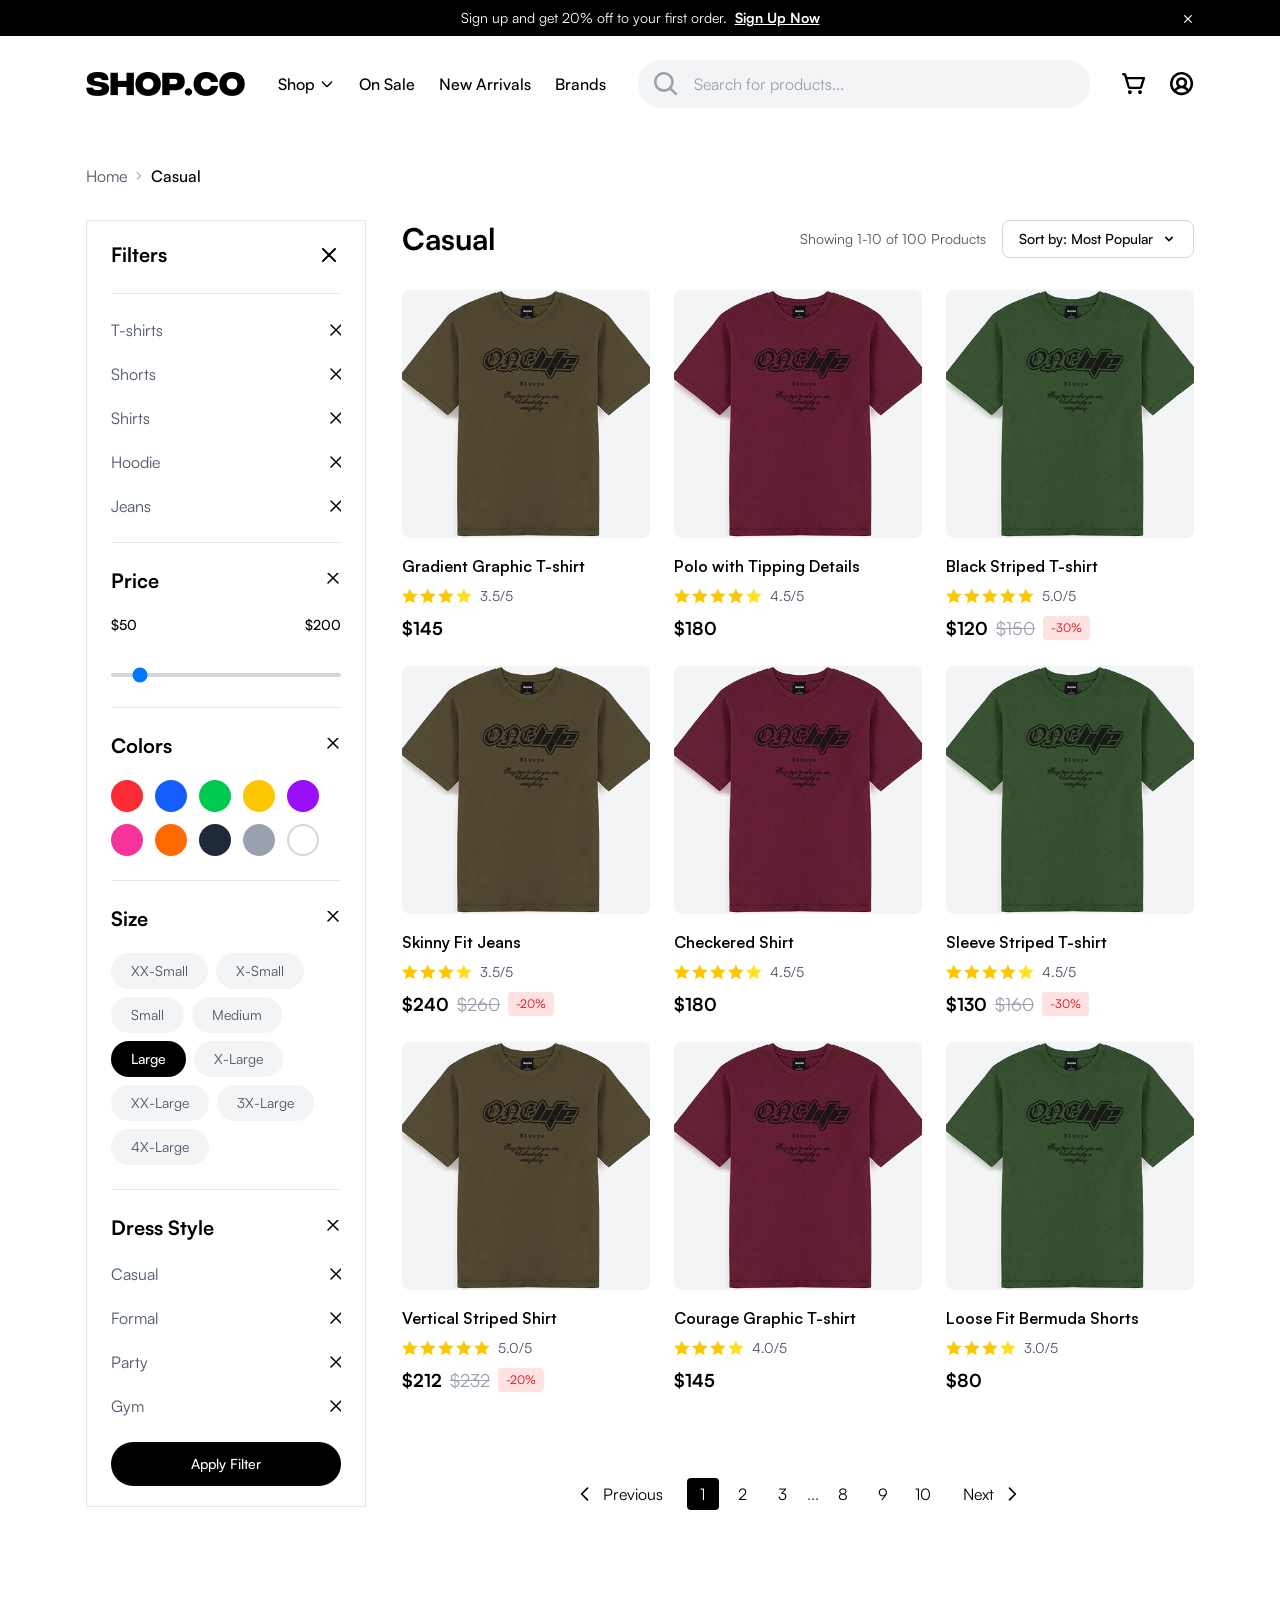
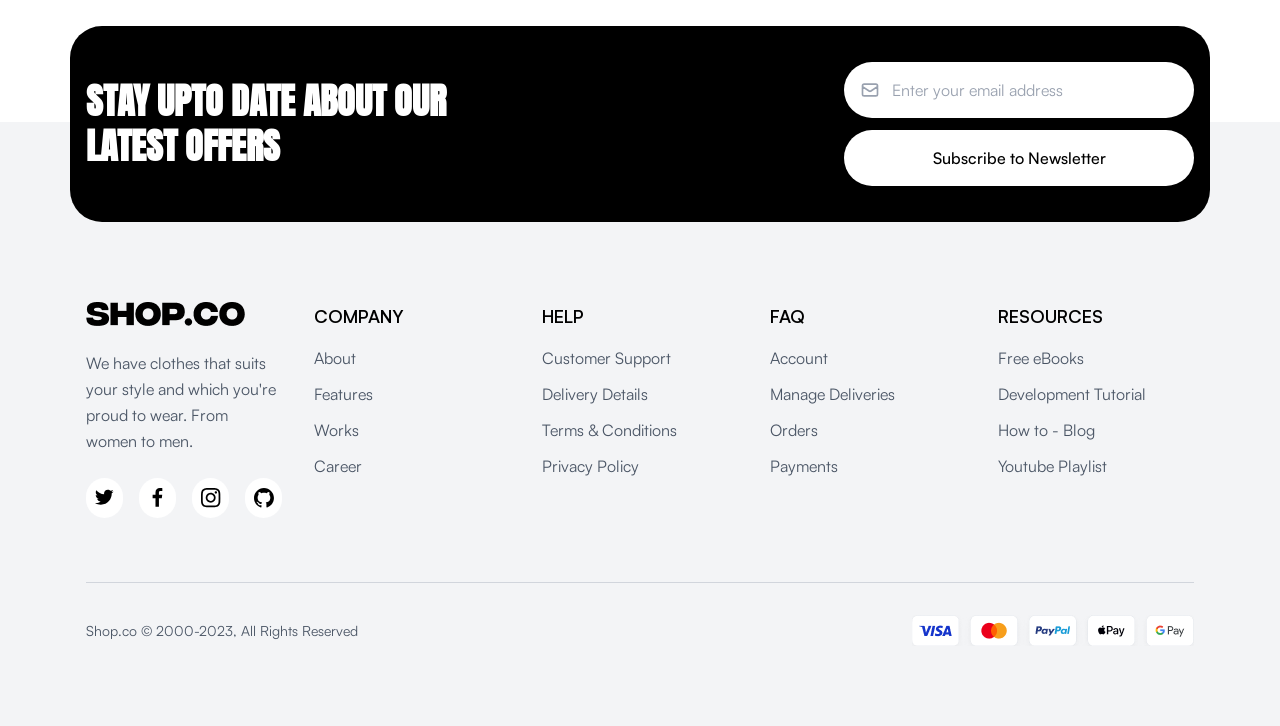
<file: category.html>
<!doctype html>
<html>

<head>
  <meta charset="UTF-8">
  <meta name="viewport" content="width=device-width, initial-scale=1.0">
  <link rel="preconnect" href="https://fonts.googleapis.com">
  <link rel="preconnect" href="https://fonts.gstatic.com" crossorigin>
  <link href="https://fonts.googleapis.com/css2?family=Anton&display=swap" rel="stylesheet">
  <link href="./output.css" rel="stylesheet">
</head>

<body>
  <!-- Promo Banner -->
  <div class="w-full bg-black text-white">
    <div class="container flex items-center justify-center px-4 py-2 relative text-sm">
      <span> Sign up and get 20% off to your first order. <a href="#" class="underline hover:text-gray-300 ml-1 font-bold">Sign Up Now</a>
      </span>
      <button aria-label="Close banner" class="absolute right-4 top-1/2 -translate-y-1/2 text-white hover:text-gray-400 text-lg"> &times; </button>
    </div>
  </div>
  <!-- Navigation Bar -->
  <nav class="w-full">
    <div class="container flex items-center justify-between py-6">
      <!-- Logo -->
      <div class="flex items-center gap-8">
        <a href="/"><img src="/images/logo.png" alt="logo"></a>
        <ul class="hidden md:flex items-center gap-6 text-base font-medium text-black">
          <li class="flex items-center gap-1 cursor-pointer select-none"> Shop <svg class="w-4 h-4" fill="none" stroke="currentColor" stroke-width="2" viewBox="0 0 24 24">
              <path stroke-linecap="round" stroke-linejoin="round" d="M19 9l-7 7-7-7" />
            </svg>
          </li>
          <li class="cursor-pointer select-none">On Sale</li>
          <li class="cursor-pointer select-none">New Arrivals</li>
          <li class="cursor-pointer select-none">Brands</li>
        </ul>
      </div>
      <!-- Search Bar -->
      <div class="flex-1 flex justify-center px-8">
        <div class="w-full max-w-xl flex items-center relative">
          <svg class="size-6 text-gray-400 ml-4 absolute" viewBox="0 0 21 21" fill="none" xmlns="http://www.w3.org/2000/svg">
            <path d="M19.9399 18.348L15.4877 13.8939C16.8226 12.1544 17.4458 9.97216 17.2309 7.78998C17.0161 5.60781 15.9792 3.58907 14.3306 2.14328C12.6821 0.697486 10.5453 -0.0670986 8.35376 0.00462578C6.16221 0.0763502 4.07999 0.979013 2.5295 2.5295C0.979013 4.07999 0.0763502 6.16221 0.00462578 8.35376C-0.0670986 10.5453 0.697486 12.6821 2.14328 14.3306C3.58907 15.9792 5.60781 17.0161 7.78998 17.2309C9.97216 17.4458 12.1544 16.8226 13.8939 15.4877L18.3499 19.9445C18.4545 20.0492 18.5787 20.1322 18.7155 20.1888C18.8522 20.2455 18.9987 20.2746 19.1467 20.2746C19.2947 20.2746 19.4413 20.2455 19.578 20.1888C19.7147 20.1322 19.839 20.0492 19.9436 19.9445C20.0482 19.8399 20.1313 19.7157 20.1879 19.5789C20.2445 19.4422 20.2737 19.2957 20.2737 19.1477C20.2737 18.9997 20.2445 18.8531 20.1879 18.7164C20.1313 18.5797 20.0482 18.4554 19.9436 18.3508L19.9399 18.348ZM2.26891 8.64392C2.26891 7.38306 2.6428 6.15052 3.3433 5.10215C4.04379 4.05379 5.03943 3.23669 6.20431 2.75418C7.36919 2.27167 8.65099 2.14543 9.88762 2.39141C11.1242 2.63739 12.2602 3.24455 13.1517 4.13611C14.0433 5.02767 14.6504 6.16359 14.8964 7.40021C15.1424 8.63684 15.0162 9.91864 14.5336 11.0835C14.0511 12.2484 13.234 13.244 12.1857 13.9445C11.1373 14.645 9.90477 15.0189 8.64392 15.0189C6.95369 15.0172 5.3332 14.345 4.13803 13.1498C2.94286 11.9546 2.27065 10.3341 2.26891 8.64392Z" fill="currentColor" />
          </svg>
          <input type="text" placeholder="Search for products..." class="bg-gray-100 outline-none h-12 flex-1 text-base placeholder-gray-400 rounded-full px-4 py-2 pl-14" />
        </div>
      </div>
      <!-- Icons -->
      <div class="flex items-center gap-6 text-2xl text-black">
        <!-- Cart Icon -->
        <a href="/" aria-label="Cart" class="hover:text-gray-500">
          <svg class="size-6" viewBox="0 0 23 21" fill="none" xmlns="http://www.w3.org/2000/svg">
            <path d="M9.375 18.375C9.375 18.7458 9.26503 19.1084 9.059 19.4167C8.85298 19.725 8.56014 19.9654 8.21753 20.1073C7.87492 20.2492 7.49792 20.2863 7.1342 20.214C6.77049 20.1416 6.4364 19.963 6.17417 19.7008C5.91195 19.4386 5.73337 19.1045 5.66103 18.7408C5.58868 18.3771 5.62581 18.0001 5.76773 17.6575C5.90964 17.3149 6.14996 17.022 6.45831 16.816C6.76665 16.61 7.12916 16.5 7.5 16.5C7.99728 16.5 8.47419 16.6975 8.82582 17.0492C9.17745 17.4008 9.375 17.8777 9.375 18.375ZM17.25 16.5C16.8792 16.5 16.5166 16.61 16.2083 16.816C15.9 17.022 15.6596 17.3149 15.5177 17.6575C15.3758 18.0001 15.3387 18.3771 15.411 18.7408C15.4834 19.1045 15.662 19.4386 15.9242 19.7008C16.1864 19.963 16.5205 20.1416 16.8842 20.214C17.2479 20.2863 17.6249 20.2492 17.9675 20.1073C18.3101 19.9654 18.603 19.725 18.809 19.4167C19.015 19.1084 19.125 18.7458 19.125 18.375C19.125 17.8777 18.9275 17.4008 18.5758 17.0492C18.2242 16.6975 17.7473 16.5 17.25 16.5ZM22.0753 5.20594L19.5169 13.5216C19.3535 14.0593 19.0211 14.5301 18.569 14.864C18.1169 15.1979 17.5692 15.3771 17.0072 15.375H7.77469C7.2046 15.3732 6.65046 15.1866 6.1953 14.8433C5.74015 14.5001 5.40848 14.0186 5.25 13.4709L2.04469 2.25H1.125C0.826631 2.25 0.540483 2.13147 0.329505 1.9205C0.118526 1.70952 0 1.42337 0 1.125C0 0.826631 0.118526 0.540483 0.329505 0.329505C0.540483 0.118526 0.826631 0 1.125 0H2.32687C2.73407 0.00125797 3.12988 0.134515 3.45493 0.379779C3.77998 0.625044 4.01674 0.969093 4.12969 1.36031L4.81312 3.75H21C21.1761 3.74999 21.3497 3.7913 21.5069 3.87061C21.664 3.94992 21.8004 4.06501 21.905 4.20664C22.0096 4.34826 22.0795 4.51246 22.1091 4.68602C22.1387 4.85958 22.1271 5.03766 22.0753 5.20594ZM19.4766 6H5.45531L7.41375 12.8531C7.43617 12.9315 7.48354 13.0005 7.54867 13.0495C7.6138 13.0986 7.69315 13.1251 7.77469 13.125H17.0072C17.0875 13.1252 17.1656 13.0996 17.2303 13.052C17.2949 13.0044 17.3426 12.9373 17.3662 12.8606L19.4766 6Z" fill="currentColor" />
          </svg>
        </a>
        <!-- User Icon -->
        <a href="/" aria-label="Account" class="hover:text-gray-500">
          <svg class="size-6" viewBox="0 0 21 21" fill="none" xmlns="http://www.w3.org/2000/svg">
            <path d="M10.125 0C8.12247 0 6.1649 0.593821 4.49986 1.70637C2.83481 2.81892 1.53706 4.40023 0.770724 6.25033C0.00438702 8.10043 -0.196122 10.1362 0.194554 12.1003C0.585229 14.0643 1.54954 15.8685 2.96555 17.2845C4.38156 18.7005 6.18566 19.6648 8.14971 20.0555C10.1138 20.4461 12.1496 20.2456 13.9997 19.4793C15.8498 18.7129 17.4311 17.4152 18.5436 15.7501C19.6562 14.0851 20.25 12.1275 20.25 10.125C20.247 7.4406 19.1793 4.86699 17.2812 2.96883C15.383 1.07067 12.8094 0.00297771 10.125 0ZM5.58469 16.5534C6.10695 15.8393 6.79028 15.2585 7.57918 14.8581C8.36808 14.4577 9.24031 14.249 10.125 14.249C11.0097 14.249 11.8819 14.4577 12.6708 14.8581C13.4597 15.2585 14.1431 15.8393 14.6653 16.5534C13.3384 17.4945 11.7518 18 10.125 18C8.49823 18 6.91165 17.4945 5.58469 16.5534ZM7.5 9.375C7.5 8.85582 7.65396 8.34831 7.9424 7.91663C8.23083 7.48495 8.6408 7.1485 9.12046 6.94982C9.60012 6.75114 10.1279 6.69915 10.6371 6.80044C11.1463 6.90172 11.614 7.15173 11.9812 7.51884C12.3483 7.88596 12.5983 8.35369 12.6996 8.86289C12.8009 9.37209 12.7489 9.89989 12.5502 10.3795C12.3515 10.8592 12.0151 11.2692 11.5834 11.5576C11.1517 11.846 10.6442 12 10.125 12C9.42881 12 8.76113 11.7234 8.26885 11.2312C7.77657 10.7389 7.5 10.0712 7.5 9.375ZM16.3125 14.9944C15.5833 14.0669 14.6539 13.3164 13.5938 12.7987C14.2694 12.1146 14.7276 11.2458 14.9108 10.3019C15.0939 9.35788 14.9938 8.38083 14.623 7.49361C14.2523 6.6064 13.6274 5.84864 12.827 5.31568C12.0267 4.78271 11.0866 4.49834 10.125 4.49834C9.16343 4.49834 8.22333 4.78271 7.42297 5.31568C6.62262 5.84864 5.99775 6.6064 5.62698 7.49361C5.25621 8.38083 5.1561 9.35788 5.33924 10.3019C5.52239 11.2458 5.98061 12.1146 6.65625 12.7987C5.5961 13.3164 4.66668 14.0669 3.9375 14.9944C3.02161 13.8333 2.45114 12.4379 2.2914 10.9677C2.13165 9.49754 2.3891 8.01211 3.03425 6.68144C3.67941 5.35078 4.6862 4.22866 5.93939 3.44355C7.19257 2.65843 8.6415 2.24203 10.1203 2.24203C11.5991 2.24203 13.0481 2.65843 14.3012 3.44355C15.5544 4.22866 16.5612 5.35078 17.2064 6.68144C17.8515 8.01211 18.109 9.49754 17.9492 10.9677C17.7895 12.4379 17.219 13.8333 16.3031 14.9944H16.3125Z" fill="currentColor" />
          </svg>
        </a>
      </div>
    </div>
  </nav>
  <section class="w-full">
    <div class="container px-4 py-8">
      <!-- Breadcrumb -->
      <div class="flex items-center gap-2 mb-8 text-gray-600">
        <a href="/" class="hover:text-black">Home</a>
        <span class="text-gray-400 flex items-center">
          <svg viewBox="0 0 7 12" class="size-2" fill="none" xmlns="http://www.w3.org/2000/svg">
            <path d="M1.28318 0.221294L6.28318 5.22129C6.3531 5.29097 6.40857 5.37377 6.44643 5.46493C6.48428 5.55609 6.50377 5.65383 6.50377 5.75254C6.50377 5.85126 6.48428 5.94899 6.44643 6.04016C6.40857 6.13132 6.3531 6.21412 6.28318 6.28379L1.28318 11.2838C1.14228 11.4247 0.951183 11.5038 0.751926 11.5038C0.552669 11.5038 0.361572 11.4247 0.220676 11.2838C0.0797797 11.1429 0.000625142 10.9518 0.000625142 10.7525C0.000625143 10.5533 0.0797797 10.3622 0.220676 10.2213L4.69005 5.75192L0.220051 1.28255C0.0791551 1.14165 1.25847e-07 0.950553 1.28223e-07 0.751295C1.30599e-07 0.552037 0.0791552 0.360941 0.220051 0.220045C0.360948 0.0791493 0.552044 -7.62281e-06 0.751301 -7.62044e-06C0.950559 -7.61806e-06 1.14166 0.0791493 1.28255 0.220045L1.28318 0.221294Z" fill="currentColor" />
          </svg>
        </span>
        <span class="text-black font-medium">Casual</span>
      </div>
      <!-- Category -->
      <div class="grid grid-cols-[300px_auto] gap-4">
        <!-- Filter -->
        <div>
          <div class="border border-[rgba(0,0,0,0.1)] border-solid flex flex-col gap-6 items-start overflow-clip px-6 py-5 rounded-5xl w-70">
            <!-- Filters Header -->
            <div class="flex items-center justify-between w-full">
              <div class="flex flex-col justify-center font-bold text-xl text-black">
                <p>Filters</p>
              </div>
              <div class="shrink-0 w-6 h-6" data-name="Frame">
                <svg class="w-full h-full" viewBox="0 0 24 24" fill="none" xmlns="http://www.w3.org/2000/svg">
                  <path d="M18 6L6 18M6 6l12 12" stroke="currentColor" stroke-width="2" stroke-linecap="round" stroke-linejoin="round" />
                </svg>
              </div>
            </div>
            <!-- Divider -->
            <div class="w-full h-px bg-gray-200"></div>
            <!-- Clothing Types Section -->
            <div class="flex flex-col gap-5 w-full">
              <div class="flex items-center justify-between w-full">
                <p class="text-base text-gray-600">T-shirts</p>
                <div class="shrink-0 w-4 h-4 -rotate-90">
                  <svg class="w-full h-full" viewBox="0 0 16 16" fill="none" xmlns="http://www.w3.org/2000/svg">
                    <path d="M13 6L3 16M3 6l10 10" stroke="currentColor" stroke-width="1.5" stroke-linecap="round" stroke-linejoin="round" />
                  </svg>
                </div>
              </div>
              <div class="flex items-center justify-between w-full">
                <p class="text-base text-gray-600">Shorts</p>
                <div class="shrink-0 w-4 h-4 -rotate-90">
                  <svg class="w-full h-full" viewBox="0 0 16 16" fill="none" xmlns="http://www.w3.org/2000/svg">
                    <path d="M13 6L3 16M3 6l10 10" stroke="currentColor" stroke-width="1.5" stroke-linecap="round" stroke-linejoin="round" />
                  </svg>
                </div>
              </div>
              <div class="flex items-center justify-between w-full">
                <p class="text-base text-gray-600">Shirts</p>
                <div class="shrink-0 w-4 h-4 -rotate-90">
                  <svg class="w-full h-full" viewBox="0 0 16 16" fill="none" xmlns="http://www.w3.org/2000/svg">
                    <path d="M13 6L3 16M3 6l10 10" stroke="currentColor" stroke-width="1.5" stroke-linecap="round" stroke-linejoin="round" />
                  </svg>
                </div>
              </div>
              <div class="flex items-center justify-between w-full">
                <p class="text-base text-gray-600">Hoodie</p>
                <div class="shrink-0 w-4 h-4 -rotate-90">
                  <svg class="w-full h-full" viewBox="0 0 16 16" fill="none" xmlns="http://www.w3.org/2000/svg">
                    <path d="M13 6L3 16M3 6l10 10" stroke="currentColor" stroke-width="1.5" stroke-linecap="round" stroke-linejoin="round" />
                  </svg>
                </div>
              </div>
              <div class="flex items-center justify-between w-full">
                <p class="text-base text-gray-600">Jeans</p>
                <div class="shrink-0 w-4 h-4 -rotate-90">
                  <svg class="w-full h-full" viewBox="0 0 16 16" fill="none" xmlns="http://www.w3.org/2000/svg">
                    <path d="M13 6L3 16M3 6l10 10" stroke="currentColor" stroke-width="1.5" stroke-linecap="round" stroke-linejoin="round" />
                  </svg>
                </div>
              </div>
            </div>
            <!-- Divider -->
            <div class="w-full h-px bg-gray-200"></div>
            <!-- Price Section -->
            <div class="flex flex-col gap-5 w-full">
              <div class="flex items-center justify-between w-full">
                <div class="flex flex-col justify-center font-bold text-xl text-black">
                  <p>Price</p>
                </div>
                <div class="flex items-center justify-center rotate-180">
                  <div class="shrink-0 w-4 h-4" data-name="Frame">
                    <svg class="w-full h-full" viewBox="0 0 16 16" fill="none" xmlns="http://www.w3.org/2000/svg">
                      <path d="M13 6L3 16M3 6l10 10" stroke="currentColor" stroke-width="1.5" stroke-linecap="round" stroke-linejoin="round" />
                    </svg>
                  </div>
                </div>
              </div>
              <!-- Price Range Display -->
              <div class="flex flex-col gap-6 w-full">
                <div class="flex items-center justify-between w-full">
                  <p class="font-medium text-sm text-black">$50</p>
                  <p class="font-medium text-sm text-black text-center">$200</p>
                </div>
                <!-- Range Slider -->
                <div class="w-full">
                  <input type="range" min="0" max="500" value="50" class="w-full h-1 bg-gray-300 rounded-lg appearance-none cursor-pointer">
                </div>
              </div>
            </div>
            <!-- Divider -->
            <div class="w-full h-px bg-gray-200"></div>
            <!-- Colors Section -->
            <div class="flex flex-col gap-5 w-full">
              <div class="flex items-center justify-between w-full">
                <div class="flex flex-col justify-center font-bold text-xl text-black">
                  <p>Colors</p>
                </div>
                <div class="flex items-center justify-center rotate-180">
                  <div class="shrink-0 w-4 h-4" data-name="Frame">
                    <svg class="w-full h-full" viewBox="0 0 16 16" fill="none" xmlns="http://www.w3.org/2000/svg">
                      <path d="M13 6L3 16M3 6l10 10" stroke="currentColor" stroke-width="1.5" stroke-linecap="round" stroke-linejoin="round" />
                    </svg>
                  </div>
                </div>
              </div>
              <!-- Color Palette -->
              <div class="flex flex-col gap-4 w-full">
                <div class="flex flex-wrap gap-3">
                  <div class="w-8 h-8 rounded-full bg-red-500 cursor-pointer border-2 border-transparent hover:border-black"></div>
                  <div class="w-8 h-8 rounded-full bg-blue-600 cursor-pointer border-2 border-transparent hover:border-black"></div>
                  <div class="w-8 h-8 rounded-full bg-green-500 cursor-pointer border-2 border-transparent hover:border-black"></div>
                  <div class="w-8 h-8 rounded-full bg-yellow-400 cursor-pointer border-2 border-transparent hover:border-black"></div>
                  <div class="w-8 h-8 rounded-full bg-purple-600 cursor-pointer border-2 border-transparent hover:border-black"></div>
                  <div class="w-8 h-8 rounded-full bg-pink-500 cursor-pointer border-2 border-transparent hover:border-black"></div>
                  <div class="w-8 h-8 rounded-full bg-orange-500 cursor-pointer border-2 border-transparent hover:border-black"></div>
                  <div class="w-8 h-8 rounded-full bg-gray-800 cursor-pointer border-2 border-transparent hover:border-black"></div>
                  <div class="w-8 h-8 rounded-full bg-gray-400 cursor-pointer border-2 border-transparent hover:border-black"></div>
                  <div class="w-8 h-8 rounded-full bg-white border-2 border-gray-300 cursor-pointer hover:border-black"></div>
                </div>
              </div>
            </div>
            <!-- Divider -->
            <div class="w-full h-px bg-gray-200"></div>
            <!-- Size Section -->
            <div class="flex flex-col gap-5 w-full">
              <div class="flex items-center justify-between w-full">
                <div class="flex flex-col justify-center font-bold text-xl text-black">
                  <p>Size</p>
                </div>
                <div class="flex items-center justify-center rotate-180">
                  <div class="shrink-0 w-4 h-4" data-name="Frame">
                    <svg class="w-full h-full" viewBox="0 0 16 16" fill="none" xmlns="http://www.w3.org/2000/svg">
                      <path d="M13 6L3 16M3 6l10 10" stroke="currentColor" stroke-width="1.5" stroke-linecap="round" stroke-linejoin="round" />
                    </svg>
                  </div>
                </div>
              </div>
              <!-- Size Buttons -->
              <div class="flex flex-wrap gap-2 w-full">
                <button class="bg-gray-100 px-5 py-2 rounded-full text-sm text-gray-600 hover:bg-black hover:text-white transition-colors">XX-Small</button>
                <button class="bg-gray-100 px-5 py-2 rounded-full text-sm text-gray-600 hover:bg-black hover:text-white transition-colors">X-Small</button>
                <button class="bg-gray-100 px-5 py-2 rounded-full text-sm text-gray-600 hover:bg-black hover:text-white transition-colors">Small</button>
                <button class="bg-gray-100 px-5 py-2 rounded-full text-sm text-gray-600 hover:bg-black hover:text-white transition-colors">Medium</button>
                <button class="bg-black px-5 py-2 rounded-full text-sm text-white font-medium">Large</button>
                <button class="bg-gray-100 px-5 py-2 rounded-full text-sm text-gray-600 hover:bg-black hover:text-white transition-colors">X-Large</button>
                <button class="bg-gray-100 px-5 py-2 rounded-full text-sm text-gray-600 hover:bg-black hover:text-white transition-colors">XX-Large</button>
                <button class="bg-gray-100 px-5 py-2 rounded-full text-sm text-gray-600 hover:bg-black hover:text-white transition-colors">3X-Large</button>
                <button class="bg-gray-100 px-5 py-2 rounded-full text-sm text-gray-600 hover:bg-black hover:text-white transition-colors">4X-Large</button>
              </div>
            </div>
            <!-- Divider -->
            <div class="w-full h-px bg-gray-200"></div>
            <!-- Dress Style Section -->
            <div class="flex flex-col gap-5 w-full">
              <div class="flex items-center justify-between w-full">
                <div class="flex flex-col justify-center font-bold text-xl text-black">
                  <p>Dress Style</p>
                </div>
                <div class="flex items-center justify-center rotate-180">
                  <div class="shrink-0 w-4 h-4" data-name="Frame">
                    <svg class="w-full h-full" viewBox="0 0 16 16" fill="none" xmlns="http://www.w3.org/2000/svg">
                      <path d="M13 6L3 16M3 6l10 10" stroke="currentColor" stroke-width="1.5" stroke-linecap="round" stroke-linejoin="round" />
                    </svg>
                  </div>
                </div>
              </div>
              <!-- Dress Style Items -->
              <div class="flex flex-col gap-5 w-full">
                <div class="flex items-center justify-between w-full cursor-pointer hover:text-black transition-colors">
                  <p class="text-base text-gray-600">Casual</p>
                  <div class="shrink-0 w-4 h-4 -rotate-90">
                    <svg class="w-full h-full" viewBox="0 0 16 16" fill="none" xmlns="http://www.w3.org/2000/svg">
                      <path d="M13 6L3 16M3 6l10 10" stroke="currentColor" stroke-width="1.5" stroke-linecap="round" stroke-linejoin="round" />
                    </svg>
                  </div>
                </div>
                <div class="flex items-center justify-between w-full cursor-pointer hover:text-black transition-colors">
                  <p class="text-base text-gray-600">Formal</p>
                  <div class="shrink-0 w-4 h-4 -rotate-90">
                    <svg class="w-full h-full" viewBox="0 0 16 16" fill="none" xmlns="http://www.w3.org/2000/svg">
                      <path d="M13 6L3 16M3 6l10 10" stroke="currentColor" stroke-width="1.5" stroke-linecap="round" stroke-linejoin="round" />
                    </svg>
                  </div>
                </div>
                <div class="flex items-center justify-between w-full cursor-pointer hover:text-black transition-colors">
                  <p class="text-base text-gray-600">Party</p>
                  <div class="shrink-0 w-4 h-4 -rotate-90">
                    <svg class="w-full h-full" viewBox="0 0 16 16" fill="none" xmlns="http://www.w3.org/2000/svg">
                      <path d="M13 6L3 16M3 6l10 10" stroke="currentColor" stroke-width="1.5" stroke-linecap="round" stroke-linejoin="round" />
                    </svg>
                  </div>
                </div>
                <div class="flex items-center justify-between w-full cursor-pointer hover:text-black transition-colors">
                  <p class="text-base text-gray-600">Gym</p>
                  <div class="shrink-0 w-4 h-4 -rotate-90">
                    <svg class="w-full h-full" viewBox="0 0 16 16" fill="none" xmlns="http://www.w3.org/2000/svg">
                      <path d="M13 6L3 16M3 6l10 10" stroke="currentColor" stroke-width="1.5" stroke-linecap="round" stroke-linejoin="round" />
                    </svg>
                  </div>
                </div>
              </div>
            </div>
            <!-- Apply Filter Button -->
            <button class="w-full bg-black text-white font-medium py-3 px-14 rounded-full text-sm hover:bg-gray-900 transition-colors"> Apply Filter </button>
          </div>
        </div>
        <!-- Products -->
        <div class="flex-1">
          <!-- Header -->
          <div class="flex items-center justify-between mb-8">
            <h1 class="text-3xl font-bold">Casual</h1>
            <div class="flex items-center gap-4">
              <p class="text-sm text-gray-600">Showing 1-10 of 100 Products</p>
              <div class="relative">
                <button class="flex items-center gap-2 px-4 py-2 border border-gray-300 rounded-lg hover:border-black transition">
                  <span class="text-sm font-medium">Sort by: Most Popular</span>
                  <svg class="w-4 h-4" fill="currentColor" viewBox="0 0 20 20">
                    <path fill-rule="evenodd" d="M5.293 7.293a1 1 0 011.414 0L10 10.586l3.293-3.293a1 1 0 111.414 1.414l-4 4a1 1 0 01-1.414 0l-4-4a1 1 0 010-1.414z" clip-rule="evenodd" />
                  </svg>
                </button>
              </div>
            </div>
          </div>
          <!-- Product Grid -->
          <div class="grid grid-cols-1 md:grid-cols-3 gap-6 mb-12">
            <!-- Product 1 -->
            <div class="group cursor-pointer">
              <div class="bg-gray-100 rounded-lg overflow-hidden mb-4 aspect-square flex items-center justify-center">
                <img src="./images/image-1.png" alt="Gradient Graphic T-shirt" class="w-full h-full object-cover group-hover:scale-105 transition">
              </div>
              <h3 class="font-semibold text-black mb-2">Gradient Graphic T-shirt</h3>
              <div class="flex items-center gap-2 mb-2">
                <div class="flex gap-0.5">
                  <svg class="w-4 h-4 text-yellow-400" fill="currentColor" viewBox="0 0 18 17">
                    <path d="M8.79246 0L11.4117 5.63991L17.5849 6.38809L13.0304 10.6219L14.2265 16.7243L8.79246 13.701L3.35842 16.7243L4.5545 10.6219L2.86102e-06 6.38809L6.17325 5.63991L8.79246 0Z" />
                  </svg>
                  <svg class="w-4 h-4 text-yellow-400" fill="currentColor" viewBox="0 0 18 17">
                    <path d="M8.79246 0L11.4117 5.63991L17.5849 6.38809L13.0304 10.6219L14.2265 16.7243L8.79246 13.701L3.35842 16.7243L4.5545 10.6219L2.86102e-06 6.38809L6.17325 5.63991L8.79246 0Z" />
                  </svg>
                  <svg class="w-4 h-4 text-yellow-400" fill="currentColor" viewBox="0 0 18 17">
                    <path d="M8.79246 0L11.4117 5.63991L17.5849 6.38809L13.0304 10.6219L14.2265 16.7243L8.79246 13.701L3.35842 16.7243L4.5545 10.6219L2.86102e-06 6.38809L6.17325 5.63991L8.79246 0Z" />
                  </svg>
                  <svg class="w-4 h-4 text-yellow-300" fill="currentColor" viewBox="0 0 18 17">
                    <path d="M8.79246 0L11.4117 5.63991L17.5849 6.38809L13.0304 10.6219L14.2265 16.7243L8.79246 13.701L3.35842 16.7243L4.5545 10.6219L2.86102e-06 6.38809L6.17325 5.63991L8.79246 0Z" />
                  </svg>
                </div>
                <span class="text-sm text-gray-600">3.5/5</span>
              </div>
              <p class="text-lg font-bold text-black">$145</p>
            </div>
            <!-- Product 2 -->
            <div class="group cursor-pointer">
              <div class="bg-gray-100 rounded-lg overflow-hidden mb-4 aspect-square flex items-center justify-center">
                <img src="./images/image-2.png" alt="Polo with Tipping Details" class="w-full h-full object-cover group-hover:scale-105 transition">
              </div>
              <h3 class="font-semibold text-black mb-2">Polo with Tipping Details</h3>
              <div class="flex items-center gap-2 mb-2">
                <div class="flex gap-0.5">
                  <svg class="w-4 h-4 text-yellow-400" fill="currentColor" viewBox="0 0 18 17">
                    <path d="M8.79246 0L11.4117 5.63991L17.5849 6.38809L13.0304 10.6219L14.2265 16.7243L8.79246 13.701L3.35842 16.7243L4.5545 10.6219L2.86102e-06 6.38809L6.17325 5.63991L8.79246 0Z" />
                  </svg>
                  <svg class="w-4 h-4 text-yellow-400" fill="currentColor" viewBox="0 0 18 17">
                    <path d="M8.79246 0L11.4117 5.63991L17.5849 6.38809L13.0304 10.6219L14.2265 16.7243L8.79246 13.701L3.35842 16.7243L4.5545 10.6219L2.86102e-06 6.38809L6.17325 5.63991L8.79246 0Z" />
                  </svg>
                  <svg class="w-4 h-4 text-yellow-400" fill="currentColor" viewBox="0 0 18 17">
                    <path d="M8.79246 0L11.4117 5.63991L17.5849 6.38809L13.0304 10.6219L14.2265 16.7243L8.79246 13.701L3.35842 16.7243L4.5545 10.6219L2.86102e-06 6.38809L6.17325 5.63991L8.79246 0Z" />
                  </svg>
                  <svg class="w-4 h-4 text-yellow-400" fill="currentColor" viewBox="0 0 18 17">
                    <path d="M8.79246 0L11.4117 5.63991L17.5849 6.38809L13.0304 10.6219L14.2265 16.7243L8.79246 13.701L3.35842 16.7243L4.5545 10.6219L2.86102e-06 6.38809L6.17325 5.63991L8.79246 0Z" />
                  </svg>
                  <svg class="w-4 h-4 text-yellow-300" fill="currentColor" viewBox="0 0 18 17">
                    <path d="M8.79246 0L11.4117 5.63991L17.5849 6.38809L13.0304 10.6219L14.2265 16.7243L8.79246 13.701L3.35842 16.7243L4.5545 10.6219L2.86102e-06 6.38809L6.17325 5.63991L8.79246 0Z" />
                  </svg>
                </div>
                <span class="text-sm text-gray-600">4.5/5</span>
              </div>
              <p class="text-lg font-bold text-black">$180</p>
            </div>
            <!-- Product 3 -->
            <div class="group cursor-pointer">
              <div class="bg-gray-100 rounded-lg overflow-hidden mb-4 aspect-square flex items-center justify-center">
                <img src="./images/image-3.png" alt="Black Striped T-shirt" class="w-full h-full object-cover group-hover:scale-105 transition">
              </div>
              <h3 class="font-semibold text-black mb-2">Black Striped T-shirt</h3>
              <div class="flex items-center gap-2 mb-2">
                <div class="flex gap-0.5">
                  <svg class="w-4 h-4 text-yellow-400" fill="currentColor" viewBox="0 0 18 17">
                    <path d="M8.79246 0L11.4117 5.63991L17.5849 6.38809L13.0304 10.6219L14.2265 16.7243L8.79246 13.701L3.35842 16.7243L4.5545 10.6219L2.86102e-06 6.38809L6.17325 5.63991L8.79246 0Z" />
                  </svg>
                  <svg class="w-4 h-4 text-yellow-400" fill="currentColor" viewBox="0 0 18 17">
                    <path d="M8.79246 0L11.4117 5.63991L17.5849 6.38809L13.0304 10.6219L14.2265 16.7243L8.79246 13.701L3.35842 16.7243L4.5545 10.6219L2.86102e-06 6.38809L6.17325 5.63991L8.79246 0Z" />
                  </svg>
                  <svg class="w-4 h-4 text-yellow-400" fill="currentColor" viewBox="0 0 18 17">
                    <path d="M8.79246 0L11.4117 5.63991L17.5849 6.38809L13.0304 10.6219L14.2265 16.7243L8.79246 13.701L3.35842 16.7243L4.5545 10.6219L2.86102e-06 6.38809L6.17325 5.63991L8.79246 0Z" />
                  </svg>
                  <svg class="w-4 h-4 text-yellow-400" fill="currentColor" viewBox="0 0 18 17">
                    <path d="M8.79246 0L11.4117 5.63991L17.5849 6.38809L13.0304 10.6219L14.2265 16.7243L8.79246 13.701L3.35842 16.7243L4.5545 10.6219L2.86102e-06 6.38809L6.17325 5.63991L8.79246 0Z" />
                  </svg>
                  <svg class="w-4 h-4 text-yellow-400" fill="currentColor" viewBox="0 0 18 17">
                    <path d="M8.79246 0L11.4117 5.63991L17.5849 6.38809L13.0304 10.6219L14.2265 16.7243L8.79246 13.701L3.35842 16.7243L4.5545 10.6219L2.86102e-06 6.38809L6.17325 5.63991L8.79246 0Z" />
                  </svg>
                </div>
                <span class="text-sm text-gray-600">5.0/5</span>
              </div>
              <div class="flex items-center gap-2">
                <p class="text-lg font-bold text-black">$120</p>
                <p class="text-lg line-through text-gray-400">$150</p>
                <span class="text-xs bg-red-100 text-red-600 px-2 py-1 rounded">-30%</span>
              </div>
            </div>
            <!-- Product 4 -->
            <div class="group cursor-pointer">
              <div class="bg-gray-100 rounded-lg overflow-hidden mb-4 aspect-square flex items-center justify-center">
                <img src="./images/image-1.png" alt="Skinny Fit Jeans" class="w-full h-full object-cover group-hover:scale-105 transition">
              </div>
              <h3 class="font-semibold text-black mb-2">Skinny Fit Jeans</h3>
              <div class="flex items-center gap-2 mb-2">
                <div class="flex gap-0.5">
                  <svg class="w-4 h-4 text-yellow-400" fill="currentColor" viewBox="0 0 18 17">
                    <path d="M8.79246 0L11.4117 5.63991L17.5849 6.38809L13.0304 10.6219L14.2265 16.7243L8.79246 13.701L3.35842 16.7243L4.5545 10.6219L2.86102e-06 6.38809L6.17325 5.63991L8.79246 0Z" />
                  </svg>
                  <svg class="w-4 h-4 text-yellow-400" fill="currentColor" viewBox="0 0 18 17">
                    <path d="M8.79246 0L11.4117 5.63991L17.5849 6.38809L13.0304 10.6219L14.2265 16.7243L8.79246 13.701L3.35842 16.7243L4.5545 10.6219L2.86102e-06 6.38809L6.17325 5.63991L8.79246 0Z" />
                  </svg>
                  <svg class="w-4 h-4 text-yellow-400" fill="currentColor" viewBox="0 0 18 17">
                    <path d="M8.79246 0L11.4117 5.63991L17.5849 6.38809L13.0304 10.6219L14.2265 16.7243L8.79246 13.701L3.35842 16.7243L4.5545 10.6219L2.86102e-06 6.38809L6.17325 5.63991L8.79246 0Z" />
                  </svg>
                  <svg class="w-4 h-4 text-yellow-300" fill="currentColor" viewBox="0 0 18 17">
                    <path d="M8.79246 0L11.4117 5.63991L17.5849 6.38809L13.0304 10.6219L14.2265 16.7243L8.79246 13.701L3.35842 16.7243L4.5545 10.6219L2.86102e-06 6.38809L6.17325 5.63991L8.79246 0Z" />
                  </svg>
                </div>
                <span class="text-sm text-gray-600">3.5/5</span>
              </div>
              <div class="flex items-center gap-2">
                <p class="text-lg font-bold text-black">$240</p>
                <p class="text-lg line-through text-gray-400">$260</p>
                <span class="text-xs bg-red-100 text-red-600 px-2 py-1 rounded">-20%</span>
              </div>
            </div>
            <!-- Product 5 -->
            <div class="group cursor-pointer">
              <div class="bg-gray-100 rounded-lg overflow-hidden mb-4 aspect-square flex items-center justify-center">
                <img src="./images/image-2.png" alt="Checkered Shirt" class="w-full h-full object-cover group-hover:scale-105 transition">
              </div>
              <h3 class="font-semibold text-black mb-2">Checkered Shirt</h3>
              <div class="flex items-center gap-2 mb-2">
                <div class="flex gap-0.5">
                  <svg class="w-4 h-4 text-yellow-400" fill="currentColor" viewBox="0 0 18 17">
                    <path d="M8.79246 0L11.4117 5.63991L17.5849 6.38809L13.0304 10.6219L14.2265 16.7243L8.79246 13.701L3.35842 16.7243L4.5545 10.6219L2.86102e-06 6.38809L6.17325 5.63991L8.79246 0Z" />
                  </svg>
                  <svg class="w-4 h-4 text-yellow-400" fill="currentColor" viewBox="0 0 18 17">
                    <path d="M8.79246 0L11.4117 5.63991L17.5849 6.38809L13.0304 10.6219L14.2265 16.7243L8.79246 13.701L3.35842 16.7243L4.5545 10.6219L2.86102e-06 6.38809L6.17325 5.63991L8.79246 0Z" />
                  </svg>
                  <svg class="w-4 h-4 text-yellow-400" fill="currentColor" viewBox="0 0 18 17">
                    <path d="M8.79246 0L11.4117 5.63991L17.5849 6.38809L13.0304 10.6219L14.2265 16.7243L8.79246 13.701L3.35842 16.7243L4.5545 10.6219L2.86102e-06 6.38809L6.17325 5.63991L8.79246 0Z" />
                  </svg>
                  <svg class="w-4 h-4 text-yellow-400" fill="currentColor" viewBox="0 0 18 17">
                    <path d="M8.79246 0L11.4117 5.63991L17.5849 6.38809L13.0304 10.6219L14.2265 16.7243L8.79246 13.701L3.35842 16.7243L4.5545 10.6219L2.86102e-06 6.38809L6.17325 5.63991L8.79246 0Z" />
                  </svg>
                  <svg class="w-4 h-4 text-yellow-300" fill="currentColor" viewBox="0 0 18 17">
                    <path d="M8.79246 0L11.4117 5.63991L17.5849 6.38809L13.0304 10.6219L14.2265 16.7243L8.79246 13.701L3.35842 16.7243L4.5545 10.6219L2.86102e-06 6.38809L6.17325 5.63991L8.79246 0Z" />
                  </svg>
                </div>
                <span class="text-sm text-gray-600">4.5/5</span>
              </div>
              <p class="text-lg font-bold text-black">$180</p>
            </div>
            <!-- Product 6 -->
            <div class="group cursor-pointer">
              <div class="bg-gray-100 rounded-lg overflow-hidden mb-4 aspect-square flex items-center justify-center">
                <img src="./images/image-3.png" alt="Sleeve Striped T-shirt" class="w-full h-full object-cover group-hover:scale-105 transition">
              </div>
              <h3 class="font-semibold text-black mb-2">Sleeve Striped T-shirt</h3>
              <div class="flex items-center gap-2 mb-2">
                <div class="flex gap-0.5">
                  <svg class="w-4 h-4 text-yellow-400" fill="currentColor" viewBox="0 0 18 17">
                    <path d="M8.79246 0L11.4117 5.63991L17.5849 6.38809L13.0304 10.6219L14.2265 16.7243L8.79246 13.701L3.35842 16.7243L4.5545 10.6219L2.86102e-06 6.38809L6.17325 5.63991L8.79246 0Z" />
                  </svg>
                  <svg class="w-4 h-4 text-yellow-400" fill="currentColor" viewBox="0 0 18 17">
                    <path d="M8.79246 0L11.4117 5.63991L17.5849 6.38809L13.0304 10.6219L14.2265 16.7243L8.79246 13.701L3.35842 16.7243L4.5545 10.6219L2.86102e-06 6.38809L6.17325 5.63991L8.79246 0Z" />
                  </svg>
                  <svg class="w-4 h-4 text-yellow-400" fill="currentColor" viewBox="0 0 18 17">
                    <path d="M8.79246 0L11.4117 5.63991L17.5849 6.38809L13.0304 10.6219L14.2265 16.7243L8.79246 13.701L3.35842 16.7243L4.5545 10.6219L2.86102e-06 6.38809L6.17325 5.63991L8.79246 0Z" />
                  </svg>
                  <svg class="w-4 h-4 text-yellow-400" fill="currentColor" viewBox="0 0 18 17">
                    <path d="M8.79246 0L11.4117 5.63991L17.5849 6.38809L13.0304 10.6219L14.2265 16.7243L8.79246 13.701L3.35842 16.7243L4.5545 10.6219L2.86102e-06 6.38809L6.17325 5.63991L8.79246 0Z" />
                  </svg>
                  <svg class="w-4 h-4 text-yellow-300" fill="currentColor" viewBox="0 0 18 17">
                    <path d="M8.79246 0L11.4117 5.63991L17.5849 6.38809L13.0304 10.6219L14.2265 16.7243L8.79246 13.701L3.35842 16.7243L4.5545 10.6219L2.86102e-06 6.38809L6.17325 5.63991L8.79246 0Z" />
                  </svg>
                </div>
                <span class="text-sm text-gray-600">4.5/5</span>
              </div>
              <div class="flex items-center gap-2">
                <p class="text-lg font-bold text-black">$130</p>
                <p class="text-lg line-through text-gray-400">$160</p>
                <span class="text-xs bg-red-100 text-red-600 px-2 py-1 rounded">-30%</span>
              </div>
            </div>
            <!-- Product 7 -->
            <div class="group cursor-pointer">
              <div class="bg-gray-100 rounded-lg overflow-hidden mb-4 aspect-square flex items-center justify-center">
                <img src="./images/image-1.png" alt="Vertical Striped Shirt" class="w-full h-full object-cover group-hover:scale-105 transition">
              </div>
              <h3 class="font-semibold text-black mb-2">Vertical Striped Shirt</h3>
              <div class="flex items-center gap-2 mb-2">
                <div class="flex gap-0.5">
                  <svg class="w-4 h-4 text-yellow-400" fill="currentColor" viewBox="0 0 18 17">
                    <path d="M8.79246 0L11.4117 5.63991L17.5849 6.38809L13.0304 10.6219L14.2265 16.7243L8.79246 13.701L3.35842 16.7243L4.5545 10.6219L2.86102e-06 6.38809L6.17325 5.63991L8.79246 0Z" />
                  </svg>
                  <svg class="w-4 h-4 text-yellow-400" fill="currentColor" viewBox="0 0 18 17">
                    <path d="M8.79246 0L11.4117 5.63991L17.5849 6.38809L13.0304 10.6219L14.2265 16.7243L8.79246 13.701L3.35842 16.7243L4.5545 10.6219L2.86102e-06 6.38809L6.17325 5.63991L8.79246 0Z" />
                  </svg>
                  <svg class="w-4 h-4 text-yellow-400" fill="currentColor" viewBox="0 0 18 17">
                    <path d="M8.79246 0L11.4117 5.63991L17.5849 6.38809L13.0304 10.6219L14.2265 16.7243L8.79246 13.701L3.35842 16.7243L4.5545 10.6219L2.86102e-06 6.38809L6.17325 5.63991L8.79246 0Z" />
                  </svg>
                  <svg class="w-4 h-4 text-yellow-400" fill="currentColor" viewBox="0 0 18 17">
                    <path d="M8.79246 0L11.4117 5.63991L17.5849 6.38809L13.0304 10.6219L14.2265 16.7243L8.79246 13.701L3.35842 16.7243L4.5545 10.6219L2.86102e-06 6.38809L6.17325 5.63991L8.79246 0Z" />
                  </svg>
                  <svg class="w-4 h-4 text-yellow-400" fill="currentColor" viewBox="0 0 18 17">
                    <path d="M8.79246 0L11.4117 5.63991L17.5849 6.38809L13.0304 10.6219L14.2265 16.7243L8.79246 13.701L3.35842 16.7243L4.5545 10.6219L2.86102e-06 6.38809L6.17325 5.63991L8.79246 0Z" />
                  </svg>
                </div>
                <span class="text-sm text-gray-600">5.0/5</span>
              </div>
              <div class="flex items-center gap-2">
                <p class="text-lg font-bold text-black">$212</p>
                <p class="text-lg line-through text-gray-400">$232</p>
                <span class="text-xs bg-red-100 text-red-600 px-2 py-1 rounded">-20%</span>
              </div>
            </div>
            <!-- Product 8 -->
            <div class="group cursor-pointer">
              <div class="bg-gray-100 rounded-lg overflow-hidden mb-4 aspect-square flex items-center justify-center">
                <img src="./images/image-2.png" alt="Courage Graphic T-shirt" class="w-full h-full object-cover group-hover:scale-105 transition">
              </div>
              <h3 class="font-semibold text-black mb-2">Courage Graphic T-shirt</h3>
              <div class="flex items-center gap-2 mb-2">
                <div class="flex gap-0.5">
                  <svg class="w-4 h-4 text-yellow-400" fill="currentColor" viewBox="0 0 18 17">
                    <path d="M8.79246 0L11.4117 5.63991L17.5849 6.38809L13.0304 10.6219L14.2265 16.7243L8.79246 13.701L3.35842 16.7243L4.5545 10.6219L2.86102e-06 6.38809L6.17325 5.63991L8.79246 0Z" />
                  </svg>
                  <svg class="w-4 h-4 text-yellow-400" fill="currentColor" viewBox="0 0 18 17">
                    <path d="M8.79246 0L11.4117 5.63991L17.5849 6.38809L13.0304 10.6219L14.2265 16.7243L8.79246 13.701L3.35842 16.7243L4.5545 10.6219L2.86102e-06 6.38809L6.17325 5.63991L8.79246 0Z" />
                  </svg>
                  <svg class="w-4 h-4 text-yellow-400" fill="currentColor" viewBox="0 0 18 17">
                    <path d="M8.79246 0L11.4117 5.63991L17.5849 6.38809L13.0304 10.6219L14.2265 16.7243L8.79246 13.701L3.35842 16.7243L4.5545 10.6219L2.86102e-06 6.38809L6.17325 5.63991L8.79246 0Z" />
                  </svg>
                  <svg class="w-4 h-4 text-yellow-300" fill="currentColor" viewBox="0 0 18 17">
                    <path d="M8.79246 0L11.4117 5.63991L17.5849 6.38809L13.0304 10.6219L14.2265 16.7243L8.79246 13.701L3.35842 16.7243L4.5545 10.6219L2.86102e-06 6.38809L6.17325 5.63991L8.79246 0Z" />
                  </svg>
                </div>
                <span class="text-sm text-gray-600">4.0/5</span>
              </div>
              <p class="text-lg font-bold text-black">$145</p>
            </div>
            <!-- Product 9 -->
            <div class="group cursor-pointer">
              <div class="bg-gray-100 rounded-lg overflow-hidden mb-4 aspect-square flex items-center justify-center">
                <img src="./images/image-3.png" alt="Loose Fit Bermuda Shorts" class="w-full h-full object-cover group-hover:scale-105 transition">
              </div>
              <h3 class="font-semibold text-black mb-2">Loose Fit Bermuda Shorts</h3>
              <div class="flex items-center gap-2 mb-2">
                <div class="flex gap-0.5">
                  <svg class="w-4 h-4 text-yellow-400" fill="currentColor" viewBox="0 0 18 17">
                    <path d="M8.79246 0L11.4117 5.63991L17.5849 6.38809L13.0304 10.6219L14.2265 16.7243L8.79246 13.701L3.35842 16.7243L4.5545 10.6219L2.86102e-06 6.38809L6.17325 5.63991L8.79246 0Z" />
                  </svg>
                  <svg class="w-4 h-4 text-yellow-400" fill="currentColor" viewBox="0 0 18 17">
                    <path d="M8.79246 0L11.4117 5.63991L17.5849 6.38809L13.0304 10.6219L14.2265 16.7243L8.79246 13.701L3.35842 16.7243L4.5545 10.6219L2.86102e-06 6.38809L6.17325 5.63991L8.79246 0Z" />
                  </svg>
                  <svg class="w-4 h-4 text-yellow-400" fill="currentColor" viewBox="0 0 18 17">
                    <path d="M8.79246 0L11.4117 5.63991L17.5849 6.38809L13.0304 10.6219L14.2265 16.7243L8.79246 13.701L3.35842 16.7243L4.5545 10.6219L2.86102e-06 6.38809L6.17325 5.63991L8.79246 0Z" />
                  </svg>
                  <svg class="w-4 h-4 text-yellow-300" fill="currentColor" viewBox="0 0 18 17">
                    <path d="M8.79246 0L11.4117 5.63991L17.5849 6.38809L13.0304 10.6219L14.2265 16.7243L8.79246 13.701L3.35842 16.7243L4.5545 10.6219L2.86102e-06 6.38809L6.17325 5.63991L8.79246 0Z" />
                  </svg>
                </div>
                <span class="text-sm text-gray-600">3.0/5</span>
              </div>
              <p class="text-lg font-bold text-black">$80</p>
            </div>
          </div>
          <!-- Pagination -->
          <div class="flex items-center justify-center gap-2 pt-8">
            <button class="flex items-center gap-2 px-4 py-2 text-black hover:bg-gray-100 transition rounded">
              <svg class="w-5 h-5" fill="none" stroke="currentColor" viewBox="0 0 24 24">
                <path stroke-linecap="round" stroke-linejoin="round" stroke-width="2" d="M15 19l-7-7 7-7" />
              </svg> Previous </button>
            <button class="w-8 h-8 bg-black text-white rounded hover:bg-gray-800 transition">1</button>
            <button class="w-8 h-8 text-black hover:bg-gray-100 rounded transition">2</button>
            <button class="w-8 h-8 text-black hover:bg-gray-100 rounded transition">3</button>
            <span class="text-gray-600">...</span>
            <button class="w-8 h-8 text-black hover:bg-gray-100 rounded transition">8</button>
            <button class="w-8 h-8 text-black hover:bg-gray-100 rounded transition">9</button>
            <button class="w-8 h-8 text-black hover:bg-gray-100 rounded transition">10</button>
            <button class="flex items-center gap-2 px-4 py-2 text-black hover:bg-gray-100 transition rounded"> Next <svg class="w-5 h-5" fill="none" stroke="currentColor" viewBox="0 0 24 24">
                <path stroke-linecap="round" stroke-linejoin="round" stroke-width="2" d="M9 5l7 7-7 7" />
              </svg>
            </button>
          </div>
        </div>
      </div>
    </div>
  </section>
  <!-- Newsletter -->
  <section class="w-full relative mt-20">
    <div class="container px-4 md:px-16 py-6 md:py-9 rounded-4xl bg-black">
      <div class="flex flex-col md:flex-row items-center justify-between gap-8 rounded-2xl">
        <!-- Left Content -->
        <div class="flex-1">
          <h2 class="text-3xl md:text-4xl font-bold text-white leading-tight max-w-100 font-anton"> STAY UPTO DATE ABOUT OUR LATEST OFFERS </h2>
        </div>
        <!-- Right Form -->
        <div class="flex-1 flex flex-col gap-4 max-w-87.5">
          <div class="flex gap-3 flex-col">
            <div class="relative flex-1">
              <svg class="absolute left-4 top-1/2 -translate-y-1/2 w-5 h-5 text-gray-400" fill="none" stroke="currentColor" viewBox="0 0 24 24">
                <path stroke-linecap="round" stroke-linejoin="round" stroke-width="2" d="M3 8l7.89 5.26a2 2 0 002.22 0L21 8M5 19h14a2 2 0 002-2V7a2 2 0 00-2-2H5a2 2 0 00-2 2v10a2 2 0 002 2z" />
              </svg>
              <input type="email" placeholder="Enter your email address" class="w-full bg-white rounded-full px-12 py-4 text-black placeholder-gray-400 outline-none focus:ring-2 focus:ring-white">
            </div>
            <button class="bg-white text-black rounded-full px-8 py-4 font-medium hover:bg-gray-100 transition whitespace-nowrap"> Subscribe to Newsletter </button>
          </div>
        </div>
      </div>
    </div>
  </section>
  <!-- Footer -->
  <footer class="w-full bg-gray-100 -mt-25 pt-25">
    <div class="container px-4 py-16 md:py-20">
      <!-- Footer Content -->
      <div class="grid grid-cols-1 md:grid-cols-2 lg:grid-cols-5 gap-8 mb-16">
        <!-- Brand Section -->
        <div class="flex flex-col gap-6">
          <a href="/"><img src="/images/logo.png" alt="logo"></a>
          <p class="text-gray-600 max-w-xs leading-relaxed"> We have clothes that suits your style and which you're proud to wear. From women to men. </p>
          <!-- Social Media Icons -->
          <div class="flex items-center gap-4">
            <a href="#" aria-label="Twitter" class="size-10 rounded-full bg-white text-black flex items-center justify-center hover:bg-black hover:text-white transition">
              <svg class="size-5" viewBox="0 0 12 10" fill="none" xmlns="http://www.w3.org/2000/svg">
                <path d="M11.1739 1.04756C10.7549 1.23379 10.3126 1.35018 9.84702 1.42002C10.3126 1.14067 10.6851 0.698371 10.848 0.162953C10.4057 0.419022 9.91686 0.605254 9.38144 0.721649C8.96242 0.279348 8.35717 0 7.70535 0C6.44829 0 5.42401 1.02428 5.42401 2.28134C5.42401 2.46758 5.44729 2.63053 5.49385 2.79348C3.60825 2.70037 1.90888 1.79248 0.768207 0.395743C0.581975 0.744929 0.46558 1.11739 0.46558 1.53642C0.46558 2.3279 0.861323 3.02627 1.48986 3.44529C1.11739 3.42202 0.768207 3.3289 0.442301 3.16595V3.18922C0.442301 4.30662 1.23379 5.23778 2.28134 5.44729C2.09511 5.49385 1.8856 5.51713 1.67609 5.51713C1.53641 5.51713 1.37346 5.49385 1.23379 5.47057C1.53641 6.37845 2.37446 7.05354 3.37546 7.05354C2.58397 7.6588 1.60625 8.03126 0.535417 8.03126C0.349185 8.03126 0.162953 8.03126 0 8.00798C1.02428 8.65979 2.21151 9.03226 3.51513 9.03226C7.72863 9.03226 10.0333 5.54041 10.0333 2.51413C10.0333 2.42102 10.0333 2.30462 10.0333 2.21151C10.4756 1.90888 10.8713 1.51314 11.1739 1.04756Z" fill="currentColor" />
              </svg>
            </a>
            <a href="#" aria-label="Facebook" class="size-10 rounded-full bg-white text-black flex items-center justify-center hover:bg-black hover:text-white transition">
              <svg class="size-5" viewBox="0 0 7 13" fill="none" xmlns="http://www.w3.org/2000/svg">
                <path d="M1.86888 12.1749V6.62136H0V4.45703H1.86888V2.8609C1.86888 1.00861 3.0002 0 4.65258 0C5.44408 0 6.12434 0.0589293 6.32258 0.0852686V2.02102L5.17657 2.02154C4.27792 2.02154 4.10392 2.44857 4.10392 3.0752V4.45703H6.24712L5.96807 6.62136H4.10391V12.1749H1.86888Z" fill="currentColor" />
              </svg>
            </a>
            <a href="#" aria-label="Instagram" class="size-10 rounded-full bg-white text-black flex items-center justify-center hover:bg-black hover:text-white transition">
              <svg class="size-5" viewBox="0 0 14 14" fill="none" xmlns="http://www.w3.org/2000/svg">
                <path d="M6.77419 1.22064C8.5829 1.22064 8.7971 1.22742 9.51161 1.26C9.94122 1.26526 10.3667 1.34414 10.7697 1.49323C11.0619 1.60592 11.3273 1.77855 11.5487 2C11.7702 2.22145 11.9428 2.48683 12.0555 2.77903C12.2046 3.18197 12.2835 3.60749 12.2887 4.0371C12.321 4.75161 12.3281 4.96581 12.3281 6.77452C12.3281 8.58322 12.3213 8.79742 12.2887 9.51193C12.2835 9.94154 12.2046 10.3671 12.0555 10.77C11.9428 11.0622 11.7702 11.3276 11.5487 11.549C11.3273 11.7705 11.0619 11.9431 10.7697 12.0558C10.3667 12.2049 9.94122 12.2838 9.51161 12.289C8.79742 12.3213 8.58323 12.3284 6.77419 12.3284C4.96516 12.3284 4.75097 12.3216 4.03677 12.289C3.60717 12.2838 3.18165 12.2049 2.77871 12.0558C2.4865 11.9431 2.22113 11.7705 1.99968 11.549C1.77822 11.3276 1.60559 11.0622 1.4929 10.77C1.34382 10.3671 1.26493 9.94154 1.25968 9.51193C1.22742 8.79742 1.22032 8.58322 1.22032 6.77452C1.22032 4.96581 1.2271 4.75161 1.25968 4.0371C1.26493 3.60749 1.34382 3.18197 1.4929 2.77903C1.60559 2.48683 1.77822 2.22145 1.99968 2C2.22113 1.77855 2.4865 1.60592 2.77871 1.49323C3.18165 1.34414 3.60717 1.26526 4.03677 1.26C4.75129 1.22774 4.96548 1.22064 6.77419 1.22064V1.22064ZM6.77419 0C4.93548 0 4.70387 0.00774191 3.98129 0.0406451C3.41905 0.0518283 2.86277 0.158284 2.33613 0.355484C1.88435 0.525699 1.47516 0.79244 1.1371 1.1371C0.792129 1.47528 0.525159 1.88471 0.354839 2.33677C0.157639 2.86342 0.0511832 3.41969 0.04 3.98193C0.00774196 4.70387 0 4.93548 0 6.77419C0 8.6129 0.00774191 8.84452 0.0406451 9.5671C0.0518283 10.1293 0.158284 10.6856 0.355484 11.2123C0.525616 11.6643 0.792362 12.0737 1.1371 12.4119C1.47535 12.7567 1.88477 13.0234 2.33677 13.1935C2.86342 13.3907 3.41969 13.4972 3.98194 13.5084C4.70452 13.5406 4.93516 13.549 6.77484 13.549C8.61452 13.549 8.84516 13.5413 9.56774 13.5084C10.13 13.4972 10.6863 13.3907 11.2129 13.1935C11.6628 13.0192 12.0713 12.7528 12.4123 12.4116C12.7534 12.0703 13.0195 11.6616 13.1935 11.2116C13.3907 10.685 13.4972 10.1287 13.5084 9.56645C13.5406 8.84451 13.5484 8.6129 13.5484 6.77419C13.5484 4.93548 13.5406 4.70387 13.5077 3.98129C13.4966 3.41905 13.3901 2.86277 13.1929 2.33613C13.0228 1.88412 12.756 1.4747 12.4113 1.13645C12.073 0.791716 11.6636 0.52497 11.2116 0.354839C10.685 0.157639 10.1287 0.0511832 9.56645 0.04C8.84452 0.00774196 8.6129 0 6.77419 0Z" fill="currentColor" />
                <path d="M6.77559 3.29688C6.08756 3.29688 5.41499 3.5009 4.84292 3.88314C4.27085 4.26539 3.82497 4.80869 3.56168 5.44434C3.29838 6.07999 3.22949 6.77944 3.36372 7.45425C3.49795 8.12905 3.82926 8.7489 4.31577 9.2354C4.80227 9.72191 5.42212 10.0532 6.09692 10.1875C6.77173 10.3217 7.47118 10.2528 8.10683 9.98949C8.74248 9.7262 9.28578 9.28032 9.66803 8.70825C10.0503 8.13618 10.2543 7.46361 10.2543 6.77558C10.2543 5.85297 9.88779 4.96815 9.2354 4.31577C8.58302 3.66338 7.6982 3.29688 6.77559 3.29688ZM6.77559 9.03365C6.32898 9.03365 5.89241 8.90122 5.52107 8.6531C5.14974 8.40498 4.86031 8.05232 4.68941 7.63971C4.5185 7.2271 4.47378 6.77308 4.56091 6.33506C4.64804 5.89704 4.8631 5.49469 5.17889 5.17889C5.49469 4.8631 5.89704 4.64804 6.33506 4.56091C6.77308 4.47378 7.2271 4.5185 7.63971 4.6894C8.05232 4.86031 8.40498 5.14973 8.6531 5.52107C8.90122 5.89241 9.03365 6.32898 9.03365 6.77558C9.03365 7.37446 8.79575 7.94881 8.37228 8.37228C7.94881 8.79575 7.37446 9.03365 6.77559 9.03365V9.03365Z" fill="currentColor" />
                <path d="M10.391 3.97151C10.84 3.97151 11.2039 3.60756 11.2039 3.15861C11.2039 2.70965 10.84 2.3457 10.391 2.3457C9.94207 2.3457 9.57812 2.70965 9.57812 3.15861C9.57812 3.60756 9.94207 3.97151 10.391 3.97151Z" fill="currentColor" />
              </svg>
            </a>
            <a href="#" aria-label="GitHub" class="size-10 rounded-full bg-white text-black flex items-center justify-center hover:bg-black hover:text-white transition">
              <svg class="size-5" viewBox="0 0 13 13" fill="none" xmlns="http://www.w3.org/2000/svg">
                <path fill-rule="evenodd" clip-rule="evenodd" d="M6.4799 0C2.88895 0 0 2.88895 0 6.4799C0 9.34185 1.86297 11.7718 4.42793 12.6358C4.75192 12.6898 4.85992 12.5008 4.85992 12.3118C4.85992 12.1498 4.85992 11.7448 4.85992 11.2048C3.05095 11.6098 2.67296 10.3408 2.67296 10.3408C2.37596 9.58485 1.94397 9.39585 1.94397 9.39585C1.34998 8.99086 1.99797 8.99086 1.99797 8.99086C2.64596 9.04486 2.99695 9.66585 2.99695 9.66585C3.56394 10.6648 4.50893 10.3678 4.88692 10.2058C4.94092 9.77384 5.10292 9.50385 5.29192 9.34185C3.86094 9.17985 2.34896 8.61286 2.34896 6.1289C2.34896 5.42691 2.59196 4.83292 3.02395 4.40093C2.96995 4.23893 2.72696 3.59094 3.07795 2.67296C3.07795 2.67296 3.61794 2.51096 4.85992 3.34795C5.37291 3.21295 5.9399 3.13195 6.4799 3.13195C7.01989 3.13195 7.58688 3.21295 8.09987 3.34795C9.34185 2.51096 9.88184 2.67296 9.88184 2.67296C10.2328 3.56394 10.0168 4.21193 9.93584 4.40093C10.3408 4.85992 10.6108 5.42691 10.6108 6.1289C10.6108 8.61286 9.09885 9.15285 7.64088 9.31485C7.88387 9.50385 8.07287 9.90884 8.07287 10.5028C8.07287 11.3668 8.07287 12.0688 8.07287 12.2848C8.07287 12.4468 8.18087 12.6628 8.53186 12.6088C11.0968 11.7718 12.9598 9.34185 12.9598 6.4799C12.9598 2.88895 10.0708 0 6.4799 0Z" fill="currentColor" />
              </svg>
            </a>
          </div>
        </div>
        <!-- Company Column -->
        <div class="flex flex-col gap-4">
          <h4 class="text-lg font-semibold text-black">COMPANY</h4>
          <ul class="flex flex-col gap-3">
            <li><a href="#" class="text-gray-600 hover:text-black transition">About</a></li>
            <li><a href="#" class="text-gray-600 hover:text-black transition">Features</a></li>
            <li><a href="#" class="text-gray-600 hover:text-black transition">Works</a></li>
            <li><a href="#" class="text-gray-600 hover:text-black transition">Career</a></li>
          </ul>
        </div>
        <!-- Help Column -->
        <div class="flex flex-col gap-4">
          <h4 class="text-lg font-semibold text-black">HELP</h4>
          <ul class="flex flex-col gap-3">
            <li><a href="#" class="text-gray-600 hover:text-black transition">Customer Support</a></li>
            <li><a href="#" class="text-gray-600 hover:text-black transition">Delivery Details</a></li>
            <li><a href="#" class="text-gray-600 hover:text-black transition">Terms & Conditions</a></li>
            <li><a href="#" class="text-gray-600 hover:text-black transition">Privacy Policy</a></li>
          </ul>
        </div>
        <!-- FAQ Column -->
        <div class="flex flex-col gap-4">
          <h4 class="text-lg font-semibold text-black">FAQ</h4>
          <ul class="flex flex-col gap-3">
            <li><a href="#" class="text-gray-600 hover:text-black transition">Account</a></li>
            <li><a href="#" class="text-gray-600 hover:text-black transition">Manage Deliveries</a></li>
            <li><a href="#" class="text-gray-600 hover:text-black transition">Orders</a></li>
            <li><a href="#" class="text-gray-600 hover:text-black transition">Payments</a></li>
          </ul>
        </div>
        <!-- Resources Column -->
        <div class="flex flex-col gap-4">
          <h4 class="text-lg font-semibold text-black">RESOURCES</h4>
          <ul class="flex flex-col gap-3">
            <li><a href="#" class="text-gray-600 hover:text-black transition">Free eBooks</a></li>
            <li><a href="#" class="text-gray-600 hover:text-black transition">Development Tutorial</a></li>
            <li><a href="#" class="text-gray-600 hover:text-black transition">How to - Blog</a></li>
            <li><a href="#" class="text-gray-600 hover:text-black transition">Youtube Playlist</a></li>
          </ul>
        </div>
      </div>
      <!-- Footer Bottom -->
      <div class="border-t border-gray-300 pt-8 flex flex-col md:flex-row items-center justify-between gap-4">
        <p class="text-gray-600 text-sm"> Shop.co © 2000-2023, All Rights Reserved </p>
        <img src="./images/payment-methods.png" alt="Payment Methods">
      </div>
    </div>
  </footer>
</body>

</html>
</file>
<file: output.css>
/*! tailwindcss v4.2.1 | MIT License | https://tailwindcss.com */
@layer properties;
@layer theme, base, components, utilities;
@layer theme {
  :root, :host {
    --font-sans: 'Satoshi', system-ui, -apple-system, 'Segoe UI', sans-serif;
    --font-mono: ui-monospace, SFMono-Regular, Menlo, Monaco, Consolas, "Liberation Mono",
      "Courier New", monospace;
    --color-red-100: oklch(93.6% 0.032 17.717);
    --color-red-500: oklch(63.7% 0.237 25.331);
    --color-red-600: oklch(57.7% 0.245 27.325);
    --color-red-700: oklch(50.5% 0.213 27.518);
    --color-orange-500: oklch(70.5% 0.213 47.604);
    --color-yellow-300: oklch(90.5% 0.182 98.111);
    --color-yellow-400: oklch(85.2% 0.199 91.936);
    --color-yellow-700: oklch(55.4% 0.135 66.442);
    --color-green-500: oklch(72.3% 0.219 149.579);
    --color-blue-600: oklch(54.6% 0.245 262.881);
    --color-purple-600: oklch(55.8% 0.288 302.321);
    --color-pink-500: oklch(65.6% 0.241 354.308);
    --color-slate-100: oklch(96.8% 0.007 247.896);
    --color-gray-50: oklch(98.5% 0.002 247.839);
    --color-gray-100: oklch(96.7% 0.003 264.542);
    --color-gray-200: oklch(92.8% 0.006 264.531);
    --color-gray-300: oklch(87.2% 0.01 258.338);
    --color-gray-400: oklch(70.7% 0.022 261.325);
    --color-gray-500: oklch(55.1% 0.027 264.364);
    --color-gray-600: oklch(44.6% 0.03 256.802);
    --color-gray-800: oklch(27.8% 0.033 256.848);
    --color-gray-900: oklch(21% 0.034 264.665);
    --color-black: #000;
    --color-white: #fff;
    --spacing: 0.25rem;
    --container-xs: 20rem;
    --container-md: 28rem;
    --container-xl: 36rem;
    --container-3xl: 48rem;
    --container-4xl: 56rem;
    --text-xs: 0.75rem;
    --text-xs--line-height: calc(1 / 0.75);
    --text-sm: 0.875rem;
    --text-sm--line-height: calc(1.25 / 0.875);
    --text-base: 16px;
    --text-base--line-height: calc(1.5 / 1);
    --text-lg: 1.125rem;
    --text-lg--line-height: calc(1.75 / 1.125);
    --text-xl: 1.25rem;
    --text-xl--line-height: calc(1.75 / 1.25);
    --text-2xl: 1.5rem;
    --text-2xl--line-height: calc(2 / 1.5);
    --text-3xl: 1.875rem;
    --text-3xl--line-height: calc(2.25 / 1.875);
    --text-4xl: 2.25rem;
    --text-4xl--line-height: calc(2.5 / 2.25);
    --text-5xl: 3rem;
    --text-5xl--line-height: 1;
    --text-6xl: 3.75rem;
    --text-6xl--line-height: 1;
    --font-weight-normal: 400;
    --font-weight-medium: 500;
    --font-weight-semibold: 600;
    --font-weight-bold: 700;
    --leading-tight: 1.25;
    --leading-relaxed: 1.625;
    --radius-lg: 0.5rem;
    --radius-2xl: 1rem;
    --radius-4xl: 2rem;
    --default-transition-duration: 150ms;
    --default-transition-timing-function: cubic-bezier(0.4, 0, 0.2, 1);
    --default-font-family: var(--font-sans);
    --default-mono-font-family: var(--font-mono);
    --font-anton: 'Anton', system-ui, -apple-system, 'Segoe UI', sans-serif;
  }
}
@layer base {
  *, ::after, ::before, ::backdrop, ::file-selector-button {
    box-sizing: border-box;
    margin: 0;
    padding: 0;
    border: 0 solid;
  }
  html, :host {
    line-height: 1.5;
    -webkit-text-size-adjust: 100%;
    tab-size: 4;
    font-family: var(--default-font-family, ui-sans-serif, system-ui, sans-serif, "Apple Color Emoji", "Segoe UI Emoji", "Segoe UI Symbol", "Noto Color Emoji");
    font-feature-settings: var(--default-font-feature-settings, normal);
    font-variation-settings: var(--default-font-variation-settings, normal);
    -webkit-tap-highlight-color: transparent;
  }
  hr {
    height: 0;
    color: inherit;
    border-top-width: 1px;
  }
  abbr:where([title]) {
    -webkit-text-decoration: underline dotted;
    text-decoration: underline dotted;
  }
  h1, h2, h3, h4, h5, h6 {
    font-size: inherit;
    font-weight: inherit;
  }
  a {
    color: inherit;
    -webkit-text-decoration: inherit;
    text-decoration: inherit;
  }
  b, strong {
    font-weight: bolder;
  }
  code, kbd, samp, pre {
    font-family: var(--default-mono-font-family, ui-monospace, SFMono-Regular, Menlo, Monaco, Consolas, "Liberation Mono", "Courier New", monospace);
    font-feature-settings: var(--default-mono-font-feature-settings, normal);
    font-variation-settings: var(--default-mono-font-variation-settings, normal);
    font-size: 1em;
  }
  small {
    font-size: 80%;
  }
  sub, sup {
    font-size: 75%;
    line-height: 0;
    position: relative;
    vertical-align: baseline;
  }
  sub {
    bottom: -0.25em;
  }
  sup {
    top: -0.5em;
  }
  table {
    text-indent: 0;
    border-color: inherit;
    border-collapse: collapse;
  }
  :-moz-focusring {
    outline: auto;
  }
  progress {
    vertical-align: baseline;
  }
  summary {
    display: list-item;
  }
  ol, ul, menu {
    list-style: none;
  }
  img, svg, video, canvas, audio, iframe, embed, object {
    display: block;
    vertical-align: middle;
  }
  img, video {
    max-width: 100%;
    height: auto;
  }
  button, input, select, optgroup, textarea, ::file-selector-button {
    font: inherit;
    font-feature-settings: inherit;
    font-variation-settings: inherit;
    letter-spacing: inherit;
    color: inherit;
    border-radius: 0;
    background-color: transparent;
    opacity: 1;
  }
  :where(select:is([multiple], [size])) optgroup {
    font-weight: bolder;
  }
  :where(select:is([multiple], [size])) optgroup option {
    padding-inline-start: 20px;
  }
  ::file-selector-button {
    margin-inline-end: 4px;
  }
  ::placeholder {
    opacity: 1;
  }
  @supports (not (-webkit-appearance: -apple-pay-button))  or (contain-intrinsic-size: 1px) {
    ::placeholder {
      color: currentcolor;
      @supports (color: color-mix(in lab, red, red)) {
        color: color-mix(in oklab, currentcolor 50%, transparent);
      }
    }
  }
  textarea {
    resize: vertical;
  }
  ::-webkit-search-decoration {
    -webkit-appearance: none;
  }
  ::-webkit-date-and-time-value {
    min-height: 1lh;
    text-align: inherit;
  }
  ::-webkit-datetime-edit {
    display: inline-flex;
  }
  ::-webkit-datetime-edit-fields-wrapper {
    padding: 0;
  }
  ::-webkit-datetime-edit, ::-webkit-datetime-edit-year-field, ::-webkit-datetime-edit-month-field, ::-webkit-datetime-edit-day-field, ::-webkit-datetime-edit-hour-field, ::-webkit-datetime-edit-minute-field, ::-webkit-datetime-edit-second-field, ::-webkit-datetime-edit-millisecond-field, ::-webkit-datetime-edit-meridiem-field {
    padding-block: 0;
  }
  ::-webkit-calendar-picker-indicator {
    line-height: 1;
  }
  :-moz-ui-invalid {
    box-shadow: none;
  }
  button, input:where([type="button"], [type="reset"], [type="submit"]), ::file-selector-button {
    appearance: button;
  }
  ::-webkit-inner-spin-button, ::-webkit-outer-spin-button {
    height: auto;
  }
  [hidden]:where(:not([hidden="until-found"])) {
    display: none !important;
  }
}
@layer utilities {
  .absolute {
    position: absolute;
  }
  .relative {
    position: relative;
  }
  .sticky {
    position: sticky;
  }
  .top-1 {
    top: calc(var(--spacing) * 1);
  }
  .top-1\/2 {
    top: calc(1 / 2 * 100%);
  }
  .top-2 {
    top: calc(var(--spacing) * 2);
  }
  .top-20 {
    top: calc(var(--spacing) * 20);
  }
  .right-4 {
    right: calc(var(--spacing) * 4);
  }
  .left-4 {
    left: calc(var(--spacing) * 4);
  }
  .col-span-2 {
    grid-column: span 2 / span 2;
  }
  .col-span-3 {
    grid-column: span 3 / span 3;
  }
  .container {
    width: 100%;
    @media (width >= 40rem) {
      max-width: 40rem;
    }
    @media (width >= 48rem) {
      max-width: 48rem;
    }
    @media (width >= 64rem) {
      max-width: 64rem;
    }
    @media (width >= 80rem) {
      max-width: 80rem;
    }
    @media (width >= 96rem) {
      max-width: 96rem;
    }
  }
  .mx-auto {
    margin-inline: auto;
  }
  .-mt-25 {
    margin-top: calc(var(--spacing) * -25);
  }
  .mt-8 {
    margin-top: calc(var(--spacing) * 8);
  }
  .mt-20 {
    margin-top: calc(var(--spacing) * 20);
  }
  .mb-1 {
    margin-bottom: calc(var(--spacing) * 1);
  }
  .mb-2 {
    margin-bottom: calc(var(--spacing) * 2);
  }
  .mb-3 {
    margin-bottom: calc(var(--spacing) * 3);
  }
  .mb-4 {
    margin-bottom: calc(var(--spacing) * 4);
  }
  .mb-6 {
    margin-bottom: calc(var(--spacing) * 6);
  }
  .mb-8 {
    margin-bottom: calc(var(--spacing) * 8);
  }
  .mb-12 {
    margin-bottom: calc(var(--spacing) * 12);
  }
  .mb-16 {
    margin-bottom: calc(var(--spacing) * 16);
  }
  .ml-1 {
    margin-left: calc(var(--spacing) * 1);
  }
  .ml-4 {
    margin-left: calc(var(--spacing) * 4);
  }
  .contents {
    display: contents;
  }
  .flex {
    display: flex;
  }
  .grid {
    display: grid;
  }
  .hidden {
    display: none;
  }
  .table {
    display: table;
  }
  .aspect-square {
    aspect-ratio: 1 / 1;
  }
  .size-2 {
    width: calc(var(--spacing) * 2);
    height: calc(var(--spacing) * 2);
  }
  .size-3 {
    width: calc(var(--spacing) * 3);
    height: calc(var(--spacing) * 3);
  }
  .size-4 {
    width: calc(var(--spacing) * 4);
    height: calc(var(--spacing) * 4);
  }
  .size-5 {
    width: calc(var(--spacing) * 5);
    height: calc(var(--spacing) * 5);
  }
  .size-6 {
    width: calc(var(--spacing) * 6);
    height: calc(var(--spacing) * 6);
  }
  .size-10 {
    width: calc(var(--spacing) * 10);
    height: calc(var(--spacing) * 10);
  }
  .h-1 {
    height: calc(var(--spacing) * 1);
  }
  .h-4 {
    height: calc(var(--spacing) * 4);
  }
  .h-5 {
    height: calc(var(--spacing) * 5);
  }
  .h-6 {
    height: calc(var(--spacing) * 6);
  }
  .h-8 {
    height: calc(var(--spacing) * 8);
  }
  .h-10 {
    height: calc(var(--spacing) * 10);
  }
  .h-12 {
    height: calc(var(--spacing) * 12);
  }
  .h-20 {
    height: calc(var(--spacing) * 20);
  }
  .h-28 {
    height: calc(var(--spacing) * 28);
  }
  .h-30 {
    height: calc(var(--spacing) * 30);
  }
  .h-64 {
    height: calc(var(--spacing) * 64);
  }
  .h-auto {
    height: auto;
  }
  .h-fit {
    height: fit-content;
  }
  .h-full {
    height: 100%;
  }
  .h-px {
    height: 1px;
  }
  .max-h-132 {
    max-height: calc(var(--spacing) * 132);
  }
  .max-h-136 {
    max-height: calc(var(--spacing) * 136);
  }
  .max-h-138 {
    max-height: calc(var(--spacing) * 138);
  }
  .max-h-140 {
    max-height: calc(var(--spacing) * 140);
  }
  .max-h-full {
    max-height: 100%;
  }
  .w-4 {
    width: calc(var(--spacing) * 4);
  }
  .w-5 {
    width: calc(var(--spacing) * 5);
  }
  .w-6 {
    width: calc(var(--spacing) * 6);
  }
  .w-8 {
    width: calc(var(--spacing) * 8);
  }
  .w-10 {
    width: calc(var(--spacing) * 10);
  }
  .w-28 {
    width: calc(var(--spacing) * 28);
  }
  .w-30 {
    width: calc(var(--spacing) * 30);
  }
  .w-60 {
    width: calc(var(--spacing) * 60);
  }
  .w-70 {
    width: calc(var(--spacing) * 70);
  }
  .w-80 {
    width: calc(var(--spacing) * 80);
  }
  .w-auto {
    width: auto;
  }
  .w-fit {
    width: fit-content;
  }
  .w-full {
    width: 100%;
  }
  .max-w-3xl {
    max-width: var(--container-3xl);
  }
  .max-w-4xl {
    max-width: var(--container-4xl);
  }
  .max-w-87 {
    max-width: calc(var(--spacing) * 87);
  }
  .max-w-87\.5 {
    max-width: calc(var(--spacing) * 87.5);
  }
  .max-w-100 {
    max-width: calc(var(--spacing) * 100);
  }
  .max-w-full {
    max-width: 100%;
  }
  .max-w-md {
    max-width: var(--container-md);
  }
  .max-w-xl {
    max-width: var(--container-xl);
  }
  .max-w-xs {
    max-width: var(--container-xs);
  }
  .min-w-8 {
    min-width: calc(var(--spacing) * 8);
  }
  .flex-1 {
    flex: 1;
  }
  .flex-shrink {
    flex-shrink: 1;
  }
  .flex-shrink-0 {
    flex-shrink: 0;
  }
  .shrink-0 {
    flex-shrink: 0;
  }
  .flex-grow {
    flex-grow: 1;
  }
  .grow-0 {
    flex-grow: 0;
  }
  .border-collapse {
    border-collapse: collapse;
  }
  .-translate-y-1 {
    --tw-translate-y: calc(var(--spacing) * -1);
    translate: var(--tw-translate-x) var(--tw-translate-y);
  }
  .-translate-y-1\/2 {
    --tw-translate-y: calc(calc(1 / 2 * 100%) * -1);
    translate: var(--tw-translate-x) var(--tw-translate-y);
  }
  .-rotate-90 {
    rotate: calc(90deg * -1);
  }
  .rotate-180 {
    rotate: 180deg;
  }
  .cursor-pointer {
    cursor: pointer;
  }
  .resize {
    resize: both;
  }
  .list-inside {
    list-style-position: inside;
  }
  .list-disc {
    list-style-type: disc;
  }
  .appearance-none {
    appearance: none;
  }
  .grid-cols-1 {
    grid-template-columns: repeat(1, minmax(0, 1fr));
  }
  .grid-cols-2 {
    grid-template-columns: repeat(2, minmax(0, 1fr));
  }
  .grid-cols-3 {
    grid-template-columns: repeat(3, minmax(0, 1fr));
  }
  .grid-cols-5 {
    grid-template-columns: repeat(5, minmax(0, 1fr));
  }
  .grid-cols-\[300px_auto\] {
    grid-template-columns: 300px auto;
  }
  .flex-col {
    flex-direction: column;
  }
  .flex-row {
    flex-direction: row;
  }
  .flex-wrap {
    flex-wrap: wrap;
  }
  .items-center {
    align-items: center;
  }
  .items-end {
    align-items: flex-end;
  }
  .items-start {
    align-items: flex-start;
  }
  .justify-between {
    justify-content: space-between;
  }
  .justify-center {
    justify-content: center;
  }
  .justify-items-center {
    justify-items: center;
  }
  .gap-0 {
    gap: calc(var(--spacing) * 0);
  }
  .gap-0\.5 {
    gap: calc(var(--spacing) * 0.5);
  }
  .gap-1 {
    gap: calc(var(--spacing) * 1);
  }
  .gap-2 {
    gap: calc(var(--spacing) * 2);
  }
  .gap-3 {
    gap: calc(var(--spacing) * 3);
  }
  .gap-4 {
    gap: calc(var(--spacing) * 4);
  }
  .gap-5 {
    gap: calc(var(--spacing) * 5);
  }
  .gap-6 {
    gap: calc(var(--spacing) * 6);
  }
  .gap-8 {
    gap: calc(var(--spacing) * 8);
  }
  .space-y-2 {
    :where(& > :not(:last-child)) {
      --tw-space-y-reverse: 0;
      margin-block-start: calc(calc(var(--spacing) * 2) * var(--tw-space-y-reverse));
      margin-block-end: calc(calc(var(--spacing) * 2) * calc(1 - var(--tw-space-y-reverse)));
    }
  }
  .space-y-3 {
    :where(& > :not(:last-child)) {
      --tw-space-y-reverse: 0;
      margin-block-start: calc(calc(var(--spacing) * 3) * var(--tw-space-y-reverse));
      margin-block-end: calc(calc(var(--spacing) * 3) * calc(1 - var(--tw-space-y-reverse)));
    }
  }
  .space-y-4 {
    :where(& > :not(:last-child)) {
      --tw-space-y-reverse: 0;
      margin-block-start: calc(calc(var(--spacing) * 4) * var(--tw-space-y-reverse));
      margin-block-end: calc(calc(var(--spacing) * 4) * calc(1 - var(--tw-space-y-reverse)));
    }
  }
  .space-y-6 {
    :where(& > :not(:last-child)) {
      --tw-space-y-reverse: 0;
      margin-block-start: calc(calc(var(--spacing) * 6) * var(--tw-space-y-reverse));
      margin-block-end: calc(calc(var(--spacing) * 6) * calc(1 - var(--tw-space-y-reverse)));
    }
  }
  .overflow-clip {
    overflow: clip;
  }
  .overflow-hidden {
    overflow: hidden;
  }
  .overflow-y-auto {
    overflow-y: auto;
  }
  .rounded {
    border-radius: 0.25rem;
  }
  .rounded-2xl {
    border-radius: var(--radius-2xl);
  }
  .rounded-4xl {
    border-radius: var(--radius-4xl);
  }
  .rounded-full {
    border-radius: calc(infinity * 1px);
  }
  .rounded-lg {
    border-radius: var(--radius-lg);
  }
  .border {
    border-style: var(--tw-border-style);
    border-width: 1px;
  }
  .border-2 {
    border-style: var(--tw-border-style);
    border-width: 2px;
  }
  .border-t {
    border-top-style: var(--tw-border-style);
    border-top-width: 1px;
  }
  .border-b {
    border-bottom-style: var(--tw-border-style);
    border-bottom-width: 1px;
  }
  .border-b-2 {
    border-bottom-style: var(--tw-border-style);
    border-bottom-width: 2px;
  }
  .border-solid {
    --tw-border-style: solid;
    border-style: solid;
  }
  .border-\[rgba\(0\,0\,0\,0\.1\)\] {
    border-color: rgba(0,0,0,0.1);
  }
  .border-black {
    border-color: var(--color-black);
  }
  .border-gray-100 {
    border-color: var(--color-gray-100);
  }
  .border-gray-200 {
    border-color: var(--color-gray-200);
  }
  .border-gray-300 {
    border-color: var(--color-gray-300);
  }
  .border-transparent {
    border-color: transparent;
  }
  .border-b-black {
    border-bottom-color: var(--color-black);
  }
  .border-b-transparent {
    border-bottom-color: transparent;
  }
  .bg-black {
    background-color: var(--color-black);
  }
  .bg-blue-600 {
    background-color: var(--color-blue-600);
  }
  .bg-gray-100 {
    background-color: var(--color-gray-100);
  }
  .bg-gray-200 {
    background-color: var(--color-gray-200);
  }
  .bg-gray-300 {
    background-color: var(--color-gray-300);
  }
  .bg-gray-400 {
    background-color: var(--color-gray-400);
  }
  .bg-gray-800 {
    background-color: var(--color-gray-800);
  }
  .bg-green-500 {
    background-color: var(--color-green-500);
  }
  .bg-orange-500 {
    background-color: var(--color-orange-500);
  }
  .bg-pink-500 {
    background-color: var(--color-pink-500);
  }
  .bg-purple-600 {
    background-color: var(--color-purple-600);
  }
  .bg-red-100 {
    background-color: var(--color-red-100);
  }
  .bg-red-500 {
    background-color: var(--color-red-500);
  }
  .bg-slate-100 {
    background-color: var(--color-slate-100);
  }
  .bg-transparent {
    background-color: transparent;
  }
  .bg-white {
    background-color: var(--color-white);
  }
  .bg-yellow-400 {
    background-color: var(--color-yellow-400);
  }
  .bg-yellow-700 {
    background-color: var(--color-yellow-700);
  }
  .fill-yellow-300 {
    fill: var(--color-yellow-300);
  }
  .fill-yellow-400 {
    fill: var(--color-yellow-400);
  }
  .object-cover {
    object-fit: cover;
  }
  .p-6 {
    padding: calc(var(--spacing) * 6);
  }
  .p-8 {
    padding: calc(var(--spacing) * 8);
  }
  .px-1 {
    padding-inline: calc(var(--spacing) * 1);
  }
  .px-2 {
    padding-inline: calc(var(--spacing) * 2);
  }
  .px-4 {
    padding-inline: calc(var(--spacing) * 4);
  }
  .px-5 {
    padding-inline: calc(var(--spacing) * 5);
  }
  .px-6 {
    padding-inline: calc(var(--spacing) * 6);
  }
  .px-8 {
    padding-inline: calc(var(--spacing) * 8);
  }
  .px-12 {
    padding-inline: calc(var(--spacing) * 12);
  }
  .px-14 {
    padding-inline: calc(var(--spacing) * 14);
  }
  .px-16 {
    padding-inline: calc(var(--spacing) * 16);
  }
  .py-1 {
    padding-block: calc(var(--spacing) * 1);
  }
  .py-2 {
    padding-block: calc(var(--spacing) * 2);
  }
  .py-3 {
    padding-block: calc(var(--spacing) * 3);
  }
  .py-4 {
    padding-block: calc(var(--spacing) * 4);
  }
  .py-5 {
    padding-block: calc(var(--spacing) * 5);
  }
  .py-6 {
    padding-block: calc(var(--spacing) * 6);
  }
  .py-8 {
    padding-block: calc(var(--spacing) * 8);
  }
  .py-12 {
    padding-block: calc(var(--spacing) * 12);
  }
  .py-16 {
    padding-block: calc(var(--spacing) * 16);
  }
  .pt-4 {
    padding-top: calc(var(--spacing) * 4);
  }
  .pt-6 {
    padding-top: calc(var(--spacing) * 6);
  }
  .pt-8 {
    padding-top: calc(var(--spacing) * 8);
  }
  .pt-25 {
    padding-top: calc(var(--spacing) * 25);
  }
  .pb-4 {
    padding-bottom: calc(var(--spacing) * 4);
  }
  .pb-6 {
    padding-bottom: calc(var(--spacing) * 6);
  }
  .pl-14 {
    padding-left: calc(var(--spacing) * 14);
  }
  .text-center {
    text-align: center;
  }
  .font-anton {
    font-family: var(--font-anton);
  }
  .text-2xl {
    font-size: var(--text-2xl);
    line-height: var(--tw-leading, var(--text-2xl--line-height));
  }
  .text-3xl {
    font-size: var(--text-3xl);
    line-height: var(--tw-leading, var(--text-3xl--line-height));
  }
  .text-4xl {
    font-size: var(--text-4xl);
    line-height: var(--tw-leading, var(--text-4xl--line-height));
  }
  .text-5xl {
    font-size: var(--text-5xl);
    line-height: var(--tw-leading, var(--text-5xl--line-height));
  }
  .text-base {
    font-size: var(--text-base);
    line-height: var(--tw-leading, var(--text-base--line-height));
  }
  .text-lg {
    font-size: var(--text-lg);
    line-height: var(--tw-leading, var(--text-lg--line-height));
  }
  .text-sm {
    font-size: var(--text-sm);
    line-height: var(--tw-leading, var(--text-sm--line-height));
  }
  .text-xl {
    font-size: var(--text-xl);
    line-height: var(--tw-leading, var(--text-xl--line-height));
  }
  .text-xs {
    font-size: var(--text-xs);
    line-height: var(--tw-leading, var(--text-xs--line-height));
  }
  .leading-relaxed {
    --tw-leading: var(--leading-relaxed);
    line-height: var(--leading-relaxed);
  }
  .leading-tight {
    --tw-leading: var(--leading-tight);
    line-height: var(--leading-tight);
  }
  .font-bold {
    --tw-font-weight: var(--font-weight-bold);
    font-weight: var(--font-weight-bold);
  }
  .font-medium {
    --tw-font-weight: var(--font-weight-medium);
    font-weight: var(--font-weight-medium);
  }
  .font-normal {
    --tw-font-weight: var(--font-weight-normal);
    font-weight: var(--font-weight-normal);
  }
  .font-semibold {
    --tw-font-weight: var(--font-weight-semibold);
    font-weight: var(--font-weight-semibold);
  }
  .whitespace-nowrap {
    white-space: nowrap;
  }
  .text-black {
    color: var(--color-black);
  }
  .text-black\/20 {
    color: color-mix(in srgb, #000 20%, transparent);
    @supports (color: color-mix(in lab, red, red)) {
      color: color-mix(in oklab, var(--color-black) 20%, transparent);
    }
  }
  .text-gray-400 {
    color: var(--color-gray-400);
  }
  .text-gray-500 {
    color: var(--color-gray-500);
  }
  .text-gray-600 {
    color: var(--color-gray-600);
  }
  .text-green-500 {
    color: var(--color-green-500);
  }
  .text-red-500 {
    color: var(--color-red-500);
  }
  .text-red-600 {
    color: var(--color-red-600);
  }
  .text-white {
    color: var(--color-white);
  }
  .text-yellow-300 {
    color: var(--color-yellow-300);
  }
  .text-yellow-400 {
    color: var(--color-yellow-400);
  }
  .line-through {
    text-decoration-line: line-through;
  }
  .underline {
    text-decoration-line: underline;
  }
  .placeholder-gray-400 {
    &::placeholder {
      color: var(--color-gray-400);
    }
  }
  .opacity-40 {
    opacity: 40%;
  }
  .outline {
    outline-style: var(--tw-outline-style);
    outline-width: 1px;
  }
  .transition {
    transition-property: color, background-color, border-color, outline-color, text-decoration-color, fill, stroke, --tw-gradient-from, --tw-gradient-via, --tw-gradient-to, opacity, box-shadow, transform, translate, scale, rotate, filter, -webkit-backdrop-filter, backdrop-filter, display, content-visibility, overlay, pointer-events;
    transition-timing-function: var(--tw-ease, var(--default-transition-timing-function));
    transition-duration: var(--tw-duration, var(--default-transition-duration));
  }
  .transition-colors {
    transition-property: color, background-color, border-color, outline-color, text-decoration-color, fill, stroke, --tw-gradient-from, --tw-gradient-via, --tw-gradient-to;
    transition-timing-function: var(--tw-ease, var(--default-transition-timing-function));
    transition-duration: var(--tw-duration, var(--default-transition-duration));
  }
  .outline-none {
    --tw-outline-style: none;
    outline-style: none;
  }
  .select-none {
    -webkit-user-select: none;
    user-select: none;
  }
  .group-hover\:scale-105 {
    &:is(:where(.group):hover *) {
      @media (hover: hover) {
        --tw-scale-x: 105%;
        --tw-scale-y: 105%;
        --tw-scale-z: 105%;
        scale: var(--tw-scale-x) var(--tw-scale-y);
      }
    }
  }
  .hover\:border-black {
    &:hover {
      @media (hover: hover) {
        border-color: var(--color-black);
      }
    }
  }
  .hover\:bg-black {
    &:hover {
      @media (hover: hover) {
        background-color: var(--color-black);
      }
    }
  }
  .hover\:bg-gray-50 {
    &:hover {
      @media (hover: hover) {
        background-color: var(--color-gray-50);
      }
    }
  }
  .hover\:bg-gray-100 {
    &:hover {
      @media (hover: hover) {
        background-color: var(--color-gray-100);
      }
    }
  }
  .hover\:bg-gray-800 {
    &:hover {
      @media (hover: hover) {
        background-color: var(--color-gray-800);
      }
    }
  }
  .hover\:bg-gray-900 {
    &:hover {
      @media (hover: hover) {
        background-color: var(--color-gray-900);
      }
    }
  }
  .hover\:text-black {
    &:hover {
      @media (hover: hover) {
        color: var(--color-black);
      }
    }
  }
  .hover\:text-gray-300 {
    &:hover {
      @media (hover: hover) {
        color: var(--color-gray-300);
      }
    }
  }
  .hover\:text-gray-400 {
    &:hover {
      @media (hover: hover) {
        color: var(--color-gray-400);
      }
    }
  }
  .hover\:text-gray-500 {
    &:hover {
      @media (hover: hover) {
        color: var(--color-gray-500);
      }
    }
  }
  .hover\:text-red-700 {
    &:hover {
      @media (hover: hover) {
        color: var(--color-red-700);
      }
    }
  }
  .hover\:text-white {
    &:hover {
      @media (hover: hover) {
        color: var(--color-white);
      }
    }
  }
  .hover\:opacity-80 {
    &:hover {
      @media (hover: hover) {
        opacity: 80%;
      }
    }
  }
  .focus\:ring-2 {
    &:focus {
      --tw-ring-shadow: var(--tw-ring-inset,) 0 0 0 calc(2px + var(--tw-ring-offset-width)) var(--tw-ring-color, currentcolor);
      box-shadow: var(--tw-inset-shadow), var(--tw-inset-ring-shadow), var(--tw-ring-offset-shadow), var(--tw-ring-shadow), var(--tw-shadow);
    }
  }
  .focus\:ring-white {
    &:focus {
      --tw-ring-color: var(--color-white);
    }
  }
  .md\:col-span-2 {
    @media (width >= 48rem) {
      grid-column: span 2 / span 2;
    }
  }
  .md\:flex {
    @media (width >= 48rem) {
      display: flex;
    }
  }
  .md\:h-80 {
    @media (width >= 48rem) {
      height: calc(var(--spacing) * 80);
    }
  }
  .md\:grid-cols-2 {
    @media (width >= 48rem) {
      grid-template-columns: repeat(2, minmax(0, 1fr));
    }
  }
  .md\:grid-cols-3 {
    @media (width >= 48rem) {
      grid-template-columns: repeat(3, minmax(0, 1fr));
    }
  }
  .md\:grid-cols-5 {
    @media (width >= 48rem) {
      grid-template-columns: repeat(5, minmax(0, 1fr));
    }
  }
  .md\:flex-row {
    @media (width >= 48rem) {
      flex-direction: row;
    }
  }
  .md\:justify-end {
    @media (width >= 48rem) {
      justify-content: flex-end;
    }
  }
  .md\:gap-6 {
    @media (width >= 48rem) {
      gap: calc(var(--spacing) * 6);
    }
  }
  .md\:gap-8 {
    @media (width >= 48rem) {
      gap: calc(var(--spacing) * 8);
    }
  }
  .md\:p-8 {
    @media (width >= 48rem) {
      padding: calc(var(--spacing) * 8);
    }
  }
  .md\:px-16 {
    @media (width >= 48rem) {
      padding-inline: calc(var(--spacing) * 16);
    }
  }
  .md\:py-5 {
    @media (width >= 48rem) {
      padding-block: calc(var(--spacing) * 5);
    }
  }
  .md\:py-9 {
    @media (width >= 48rem) {
      padding-block: calc(var(--spacing) * 9);
    }
  }
  .md\:py-10 {
    @media (width >= 48rem) {
      padding-block: calc(var(--spacing) * 10);
    }
  }
  .md\:py-20 {
    @media (width >= 48rem) {
      padding-block: calc(var(--spacing) * 20);
    }
  }
  .md\:pt-16 {
    @media (width >= 48rem) {
      padding-top: calc(var(--spacing) * 16);
    }
  }
  .md\:text-3xl {
    @media (width >= 48rem) {
      font-size: var(--text-3xl);
      line-height: var(--tw-leading, var(--text-3xl--line-height));
    }
  }
  .md\:text-4xl {
    @media (width >= 48rem) {
      font-size: var(--text-4xl);
      line-height: var(--tw-leading, var(--text-4xl--line-height));
    }
  }
  .md\:text-5xl {
    @media (width >= 48rem) {
      font-size: var(--text-5xl);
      line-height: var(--tw-leading, var(--text-5xl--line-height));
    }
  }
  .lg\:grid-cols-4 {
    @media (width >= 64rem) {
      grid-template-columns: repeat(4, minmax(0, 1fr));
    }
  }
  .lg\:grid-cols-5 {
    @media (width >= 64rem) {
      grid-template-columns: repeat(5, minmax(0, 1fr));
    }
  }
  .lg\:text-6xl {
    @media (width >= 64rem) {
      font-size: var(--text-6xl);
      line-height: var(--tw-leading, var(--text-6xl--line-height));
    }
  }
}
@font-face {
  font-family: 'Satoshi';
  src: url('../../fonts/satoshi/Satoshi-Light.woff2') format('woff2'), url('../../fonts/satoshi/Satoshi-Light.woff') format('woff'), url('../../fonts/satoshi/Satoshi-Light.ttf') format('truetype');
  font-weight: 300;
  font-display: swap;
  font-style: normal;
}
@font-face {
  font-family: 'Satoshi';
  src: url('../../fonts/satoshi/Satoshi-LightItalic.woff2') format('woff2'), url('../../fonts/satoshi/Satoshi-LightItalic.woff') format('woff'), url('../../fonts/satoshi/Satoshi-LightItalic.ttf') format('truetype');
  font-weight: 300;
  font-display: swap;
  font-style: italic;
}
@font-face {
  font-family: 'Satoshi';
  src: url('../../fonts/satoshi/Satoshi-Regular.woff2') format('woff2'), url('../../fonts/satoshi/Satoshi-Regular.woff') format('woff'), url('../../fonts/satoshi/Satoshi-Regular.ttf') format('truetype');
  font-weight: 400;
  font-display: swap;
  font-style: normal;
}
@font-face {
  font-family: 'Satoshi';
  src: url('../../fonts/satoshi/Satoshi-Italic.woff2') format('woff2'), url('../../fonts/satoshi/Satoshi-Italic.woff') format('woff'), url('../../fonts/satoshi/Satoshi-Italic.ttf') format('truetype');
  font-weight: 400;
  font-display: swap;
  font-style: italic;
}
@font-face {
  font-family: 'Satoshi';
  src: url('../../fonts/satoshi/Satoshi-Medium.woff2') format('woff2'), url('../../fonts/satoshi/Satoshi-Medium.woff') format('woff'), url('../../fonts/satoshi/Satoshi-Medium.ttf') format('truetype');
  font-weight: 500;
  font-display: swap;
  font-style: normal;
}
@font-face {
  font-family: 'Satoshi';
  src: url('../../fonts/satoshi/Satoshi-MediumItalic.woff2') format('woff2'), url('../../fonts/satoshi/Satoshi-MediumItalic.woff') format('woff'), url('../../fonts/satoshi/Satoshi-MediumItalic.ttf') format('truetype');
  font-weight: 500;
  font-display: swap;
  font-style: italic;
}
@font-face {
  font-family: 'Satoshi';
  src: url('../../fonts/satoshi/Satoshi-Bold.woff2') format('woff2'), url('../../fonts/satoshi/Satoshi-Bold.woff') format('woff'), url('../../fonts/satoshi/Satoshi-Bold.ttf') format('truetype');
  font-weight: 700;
  font-display: swap;
  font-style: normal;
}
@font-face {
  font-family: 'Satoshi';
  src: url('../../fonts/satoshi/Satoshi-BoldItalic.woff2') format('woff2'), url('../../fonts/satoshi/Satoshi-BoldItalic.woff') format('woff'), url('../../fonts/satoshi/Satoshi-BoldItalic.ttf') format('truetype');
  font-weight: 700;
  font-display: swap;
  font-style: italic;
}
@font-face {
  font-family: 'Satoshi';
  src: url('../../fonts/satoshi/Satoshi-Black.woff2') format('woff2'), url('../../fonts/satoshi/Satoshi-Black.woff') format('woff'), url('../../fonts/satoshi/Satoshi-Black.ttf') format('truetype');
  font-weight: 900;
  font-display: swap;
  font-style: normal;
}
@font-face {
  font-family: 'Satoshi';
  src: url('../../fonts/satoshi/Satoshi-BlackItalic.woff2') format('woff2'), url('../../fonts/satoshi/Satoshi-BlackItalic.woff') format('woff'), url('../../fonts/satoshi/Satoshi-BlackItalic.ttf') format('truetype');
  font-weight: 900;
  font-display: swap;
  font-style: italic;
}
@font-face {
  font-family: 'Satoshi';
  src: url('../../fonts/satoshi/Satoshi-Variable.woff2') format('woff2'), url('../../fonts/satoshi/Satoshi-Variable.woff') format('woff'), url('../../fonts/satoshi/Satoshi-Variable.ttf') format('truetype');
  font-weight: 300 900;
  font-display: swap;
  font-style: normal;
}
@font-face {
  font-family: 'Satoshi';
  src: url('../../fonts/satoshi/Satoshi-VariableItalic.woff2') format('woff2'), url('../../fonts/satoshi/Satoshi-VariableItalic.woff') format('woff'), url('../../fonts/satoshi/Satoshi-VariableItalic.ttf') format('truetype');
  font-weight: 300 900;
  font-display: swap;
  font-style: italic;
}
@layer base {
  :root {
    font-size: 16px;
  }
  body {
    font-family: var(--font-sans);
    color: var(--color-text);
  }
}
@layer components {
  .button {
    display: inline-flex;
    align-items: center;
    justify-content: center;
    padding-inline: calc(var(--spacing) * 8);
    padding-block: calc(var(--spacing) * 4);
    font-size: var(--text-lg);
    line-height: var(--tw-leading, var(--text-lg--line-height));
    --tw-font-weight: var(--font-weight-semibold);
    font-weight: var(--font-weight-semibold);
    color: var(--color-white);
    transition-property: opacity;
    transition-timing-function: var(--tw-ease, var(--default-transition-timing-function));
    transition-duration: var(--tw-duration, var(--default-transition-duration));
    &:hover {
      @media (hover: hover) {
        opacity: 90%;
      }
    }
    background-color: var(--color-brand-primary);
  }
}
@layer utilities {
  .container {
    margin-inline: auto;
    padding-inline: 1rem;
    @media (width >= 40rem) {
      max-width: 540px;
    }
    @media (width >= 48rem) {
      max-width: 720px;
    }
    @media (width >= 64rem) {
      max-width: 960px;
    }
    @media (width >= 80rem) {
      max-width: 1140px;
    }
    @media (width >= 96rem) {
      max-width: 1240px;
    }
  }
  .scrollbar-hide {
    -ms-overflow-style: none;
    scrollbar-width: none;
  }
  .scrollbar-hide::-webkit-scrollbar {
    display: none;
  }
}
@property --tw-translate-x {
  syntax: "*";
  inherits: false;
  initial-value: 0;
}
@property --tw-translate-y {
  syntax: "*";
  inherits: false;
  initial-value: 0;
}
@property --tw-translate-z {
  syntax: "*";
  inherits: false;
  initial-value: 0;
}
@property --tw-space-y-reverse {
  syntax: "*";
  inherits: false;
  initial-value: 0;
}
@property --tw-border-style {
  syntax: "*";
  inherits: false;
  initial-value: solid;
}
@property --tw-leading {
  syntax: "*";
  inherits: false;
}
@property --tw-font-weight {
  syntax: "*";
  inherits: false;
}
@property --tw-outline-style {
  syntax: "*";
  inherits: false;
  initial-value: solid;
}
@property --tw-scale-x {
  syntax: "*";
  inherits: false;
  initial-value: 1;
}
@property --tw-scale-y {
  syntax: "*";
  inherits: false;
  initial-value: 1;
}
@property --tw-scale-z {
  syntax: "*";
  inherits: false;
  initial-value: 1;
}
@property --tw-shadow {
  syntax: "*";
  inherits: false;
  initial-value: 0 0 #0000;
}
@property --tw-shadow-color {
  syntax: "*";
  inherits: false;
}
@property --tw-shadow-alpha {
  syntax: "<percentage>";
  inherits: false;
  initial-value: 100%;
}
@property --tw-inset-shadow {
  syntax: "*";
  inherits: false;
  initial-value: 0 0 #0000;
}
@property --tw-inset-shadow-color {
  syntax: "*";
  inherits: false;
}
@property --tw-inset-shadow-alpha {
  syntax: "<percentage>";
  inherits: false;
  initial-value: 100%;
}
@property --tw-ring-color {
  syntax: "*";
  inherits: false;
}
@property --tw-ring-shadow {
  syntax: "*";
  inherits: false;
  initial-value: 0 0 #0000;
}
@property --tw-inset-ring-color {
  syntax: "*";
  inherits: false;
}
@property --tw-inset-ring-shadow {
  syntax: "*";
  inherits: false;
  initial-value: 0 0 #0000;
}
@property --tw-ring-inset {
  syntax: "*";
  inherits: false;
}
@property --tw-ring-offset-width {
  syntax: "<length>";
  inherits: false;
  initial-value: 0px;
}
@property --tw-ring-offset-color {
  syntax: "*";
  inherits: false;
  initial-value: #fff;
}
@property --tw-ring-offset-shadow {
  syntax: "*";
  inherits: false;
  initial-value: 0 0 #0000;
}
@layer properties {
  @supports ((-webkit-hyphens: none) and (not (margin-trim: inline))) or ((-moz-orient: inline) and (not (color:rgb(from red r g b)))) {
    *, ::before, ::after, ::backdrop {
      --tw-translate-x: 0;
      --tw-translate-y: 0;
      --tw-translate-z: 0;
      --tw-space-y-reverse: 0;
      --tw-border-style: solid;
      --tw-leading: initial;
      --tw-font-weight: initial;
      --tw-outline-style: solid;
      --tw-scale-x: 1;
      --tw-scale-y: 1;
      --tw-scale-z: 1;
      --tw-shadow: 0 0 #0000;
      --tw-shadow-color: initial;
      --tw-shadow-alpha: 100%;
      --tw-inset-shadow: 0 0 #0000;
      --tw-inset-shadow-color: initial;
      --tw-inset-shadow-alpha: 100%;
      --tw-ring-color: initial;
      --tw-ring-shadow: 0 0 #0000;
      --tw-inset-ring-color: initial;
      --tw-inset-ring-shadow: 0 0 #0000;
      --tw-ring-inset: initial;
      --tw-ring-offset-width: 0px;
      --tw-ring-offset-color: #fff;
      --tw-ring-offset-shadow: 0 0 #0000;
    }
  }
}
</file>
